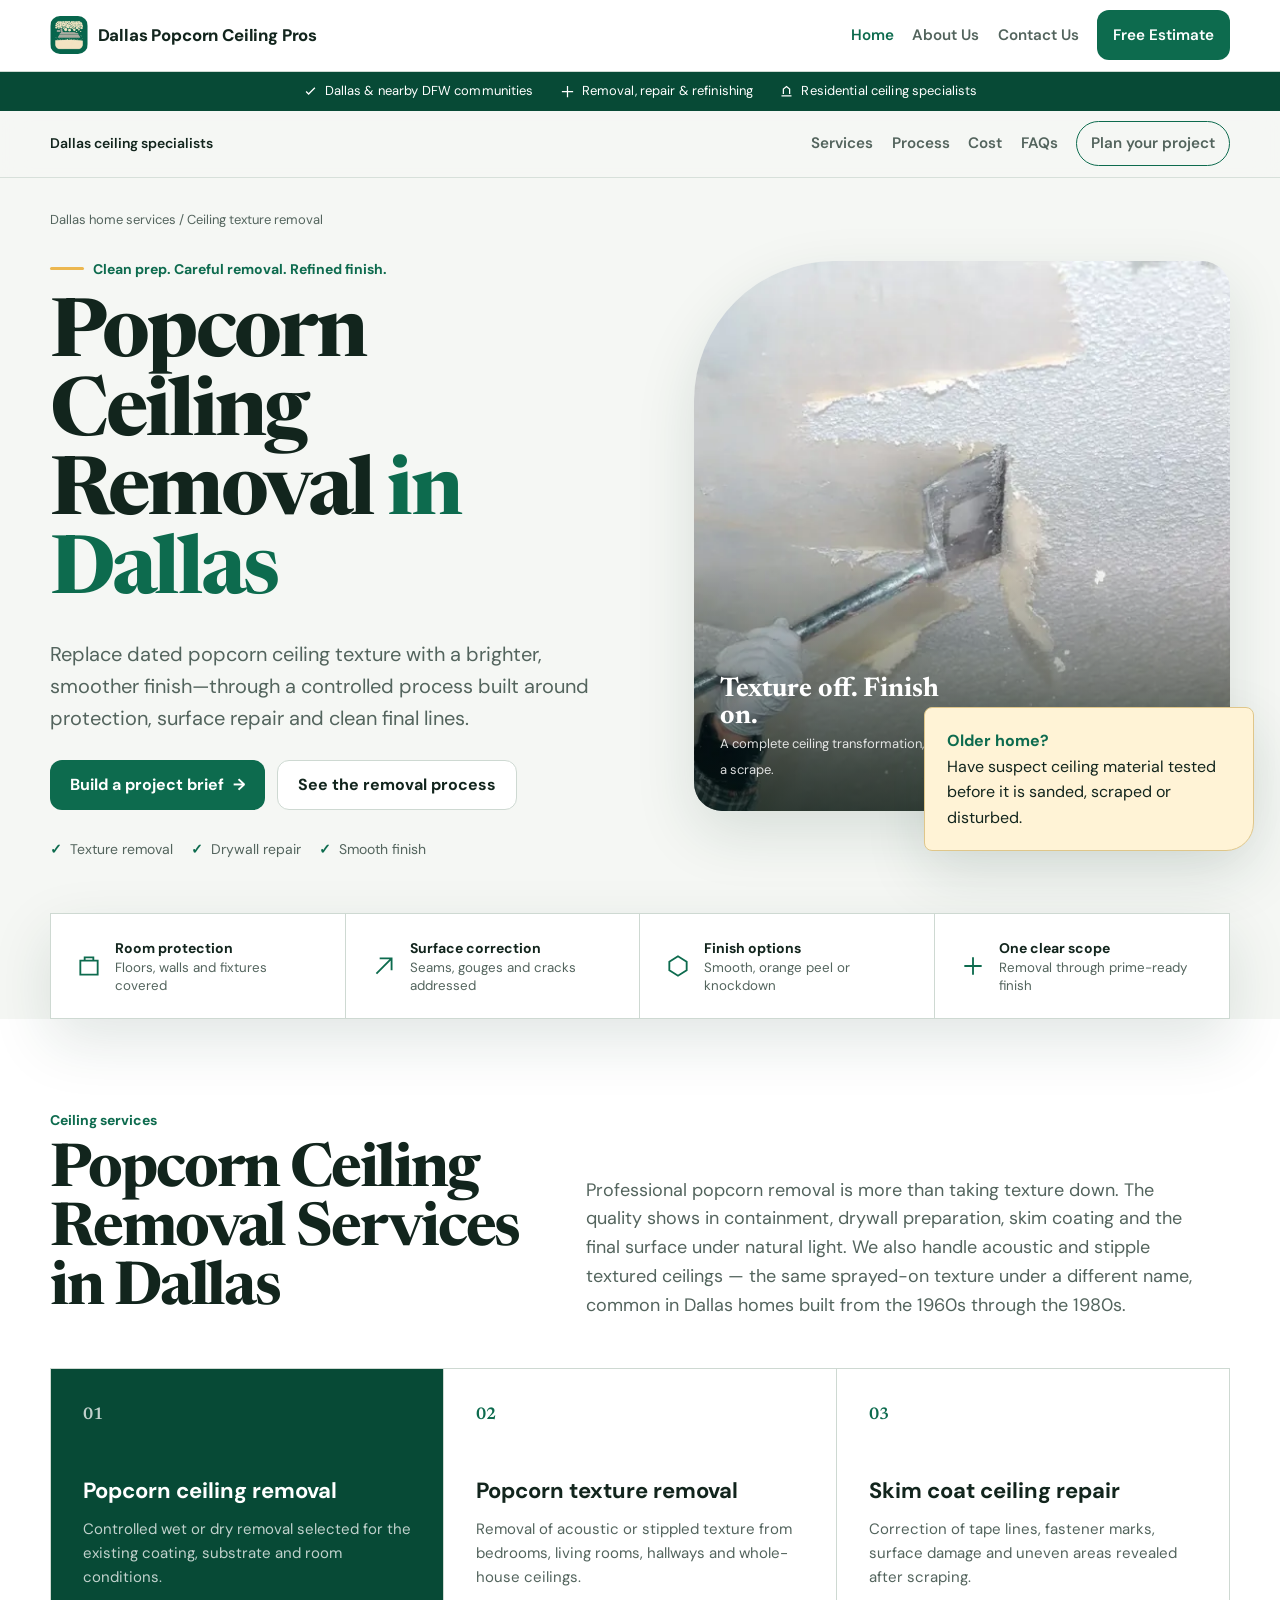
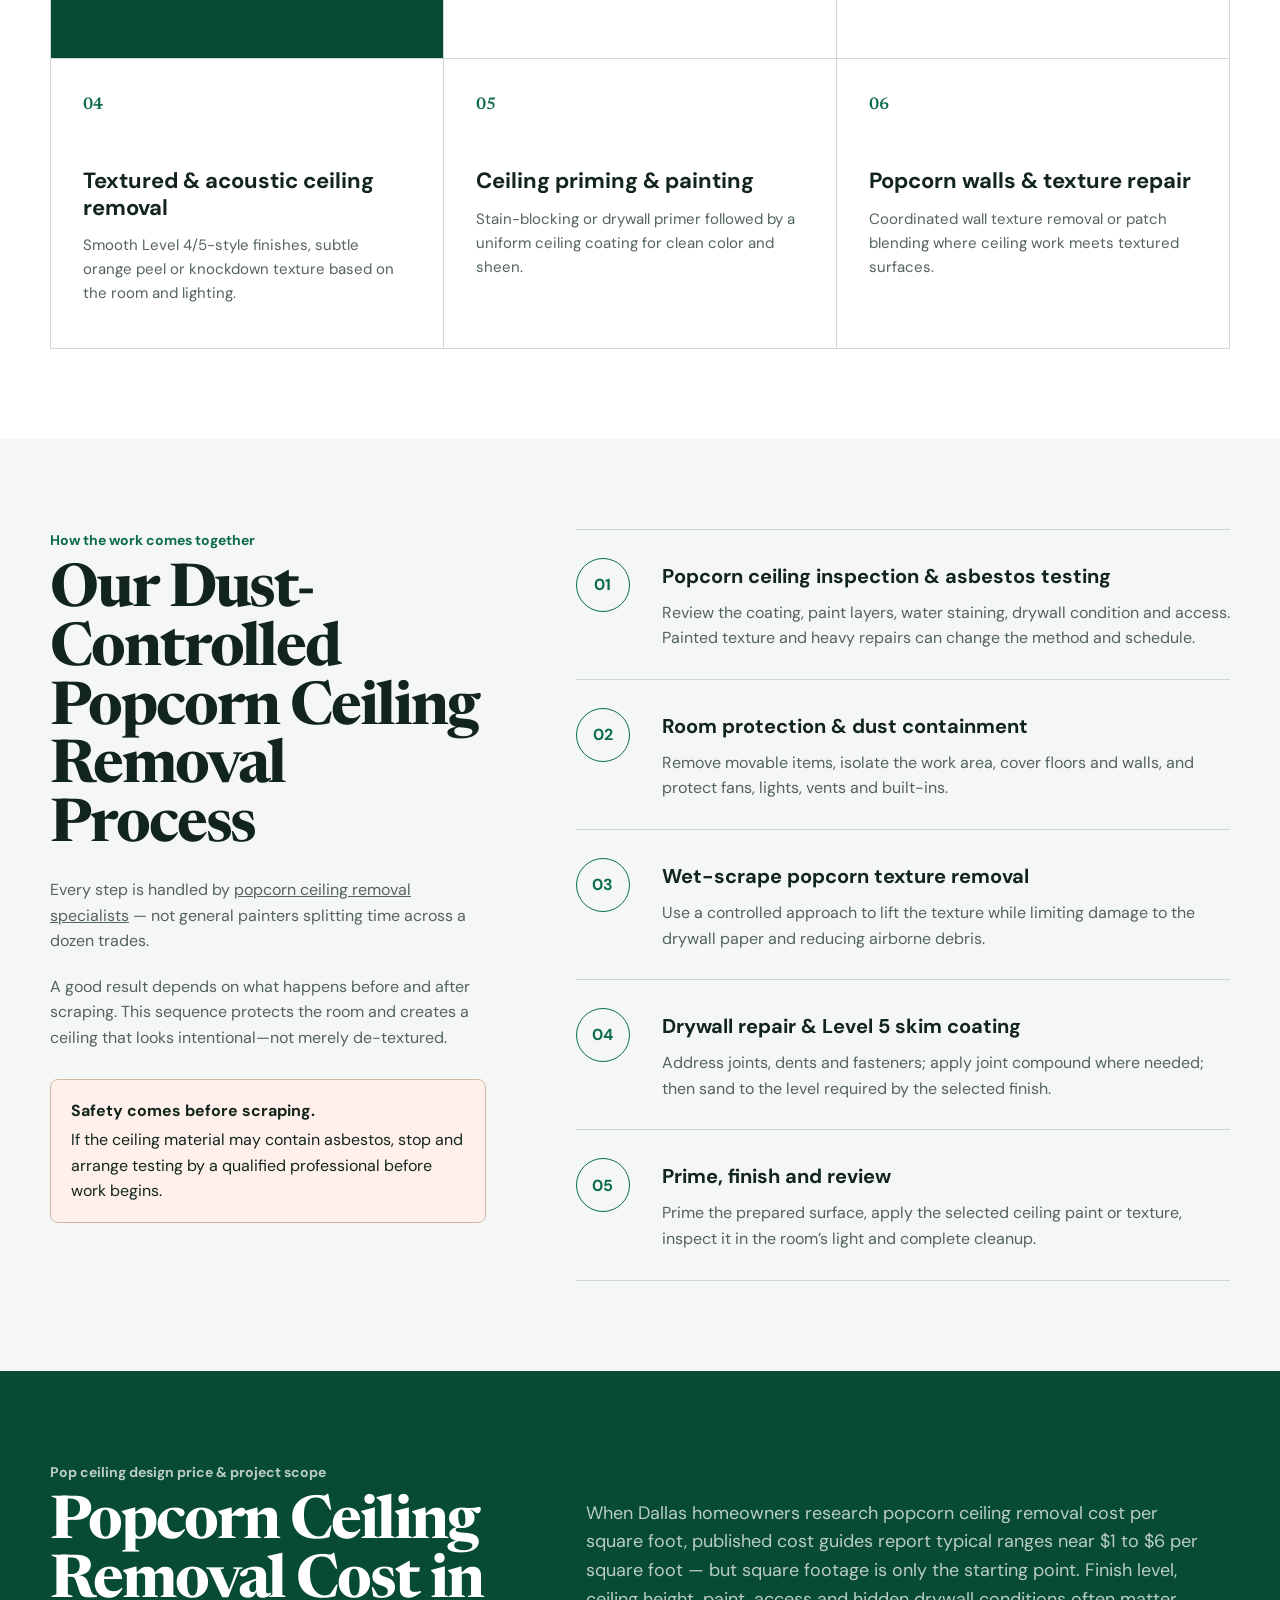
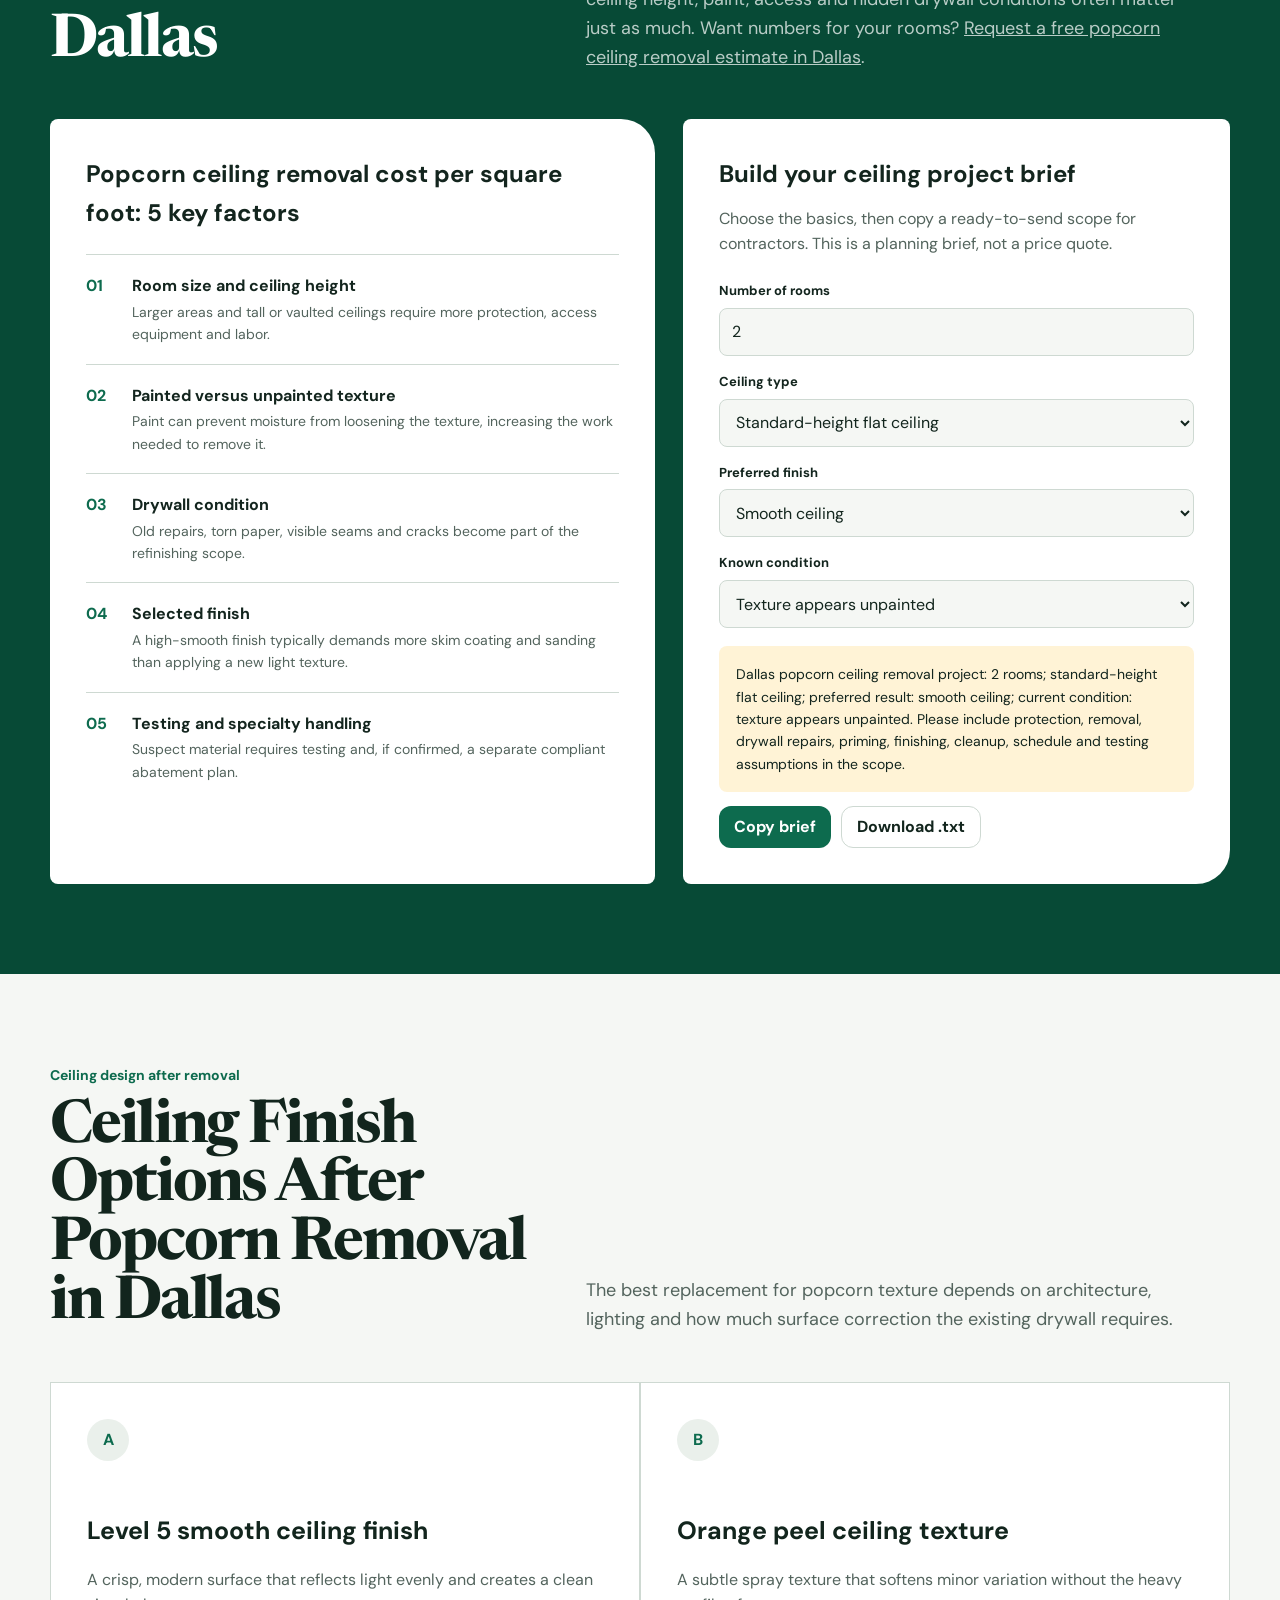
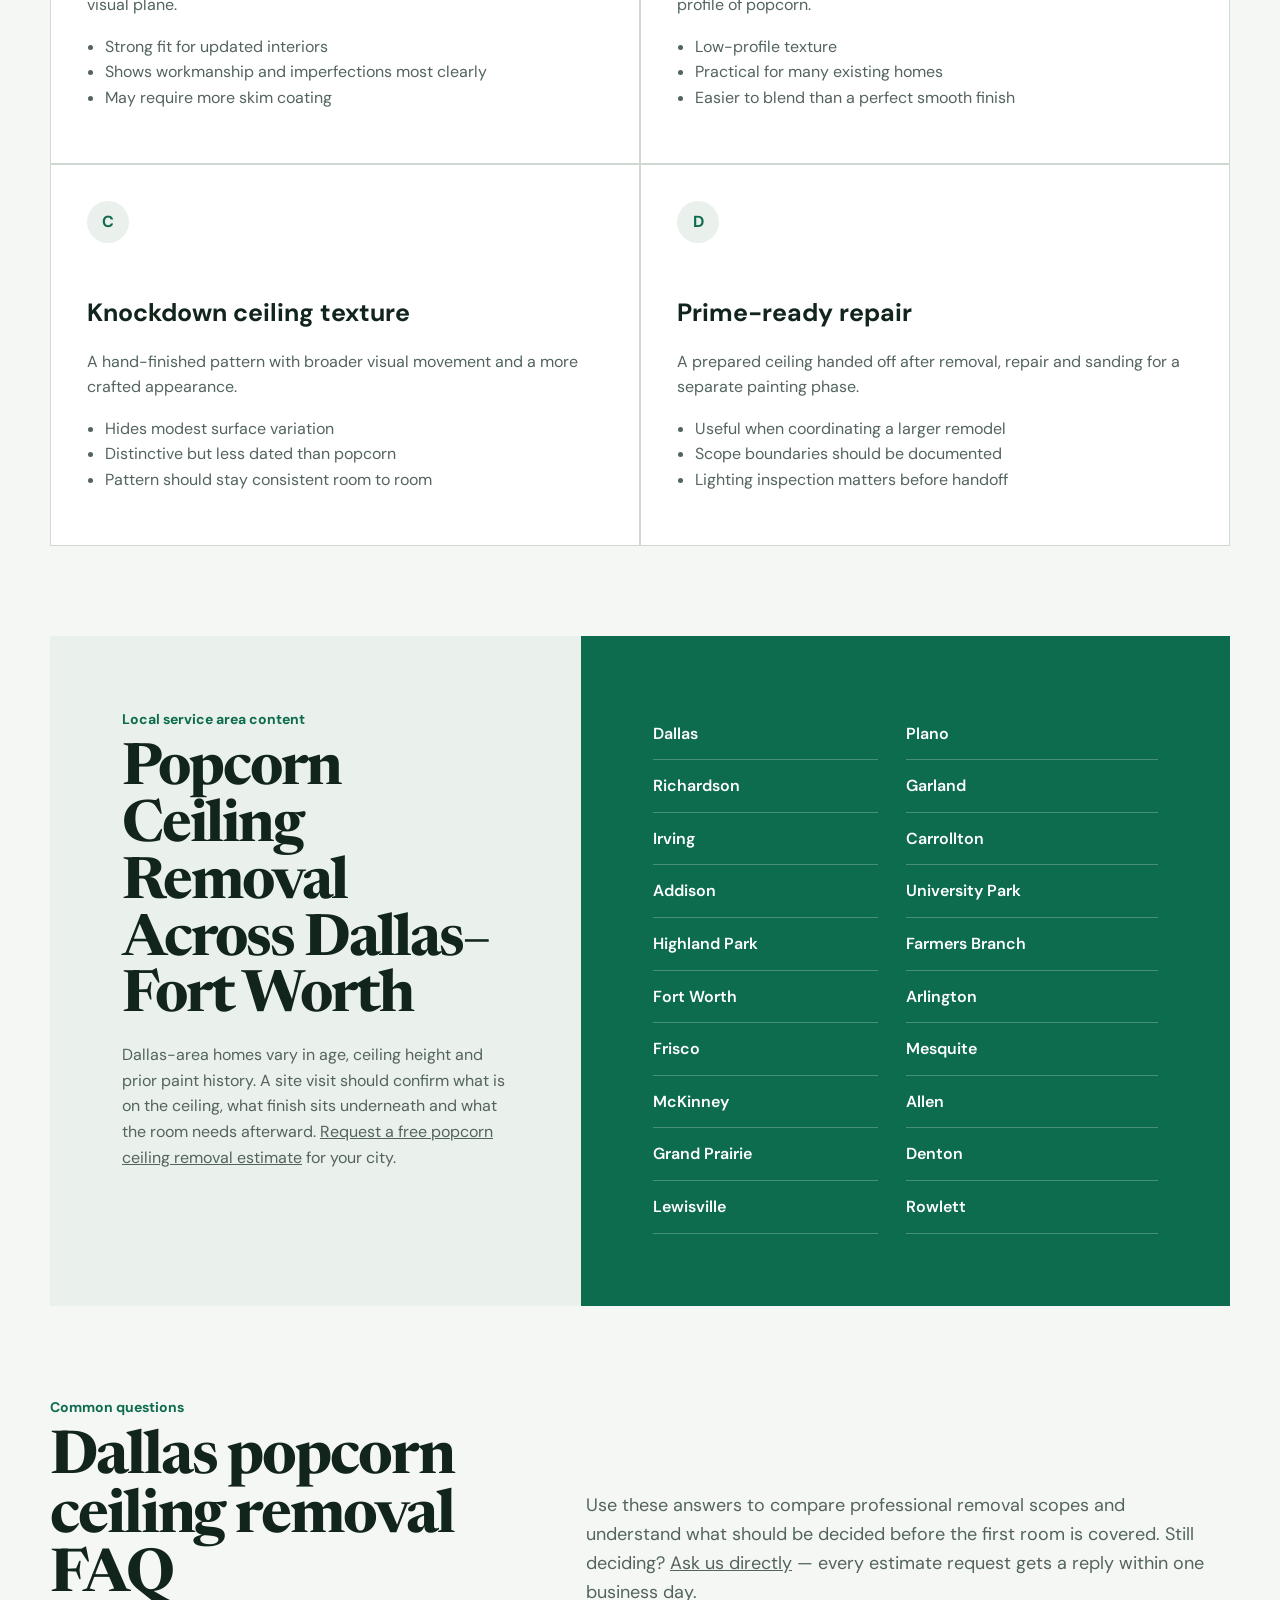
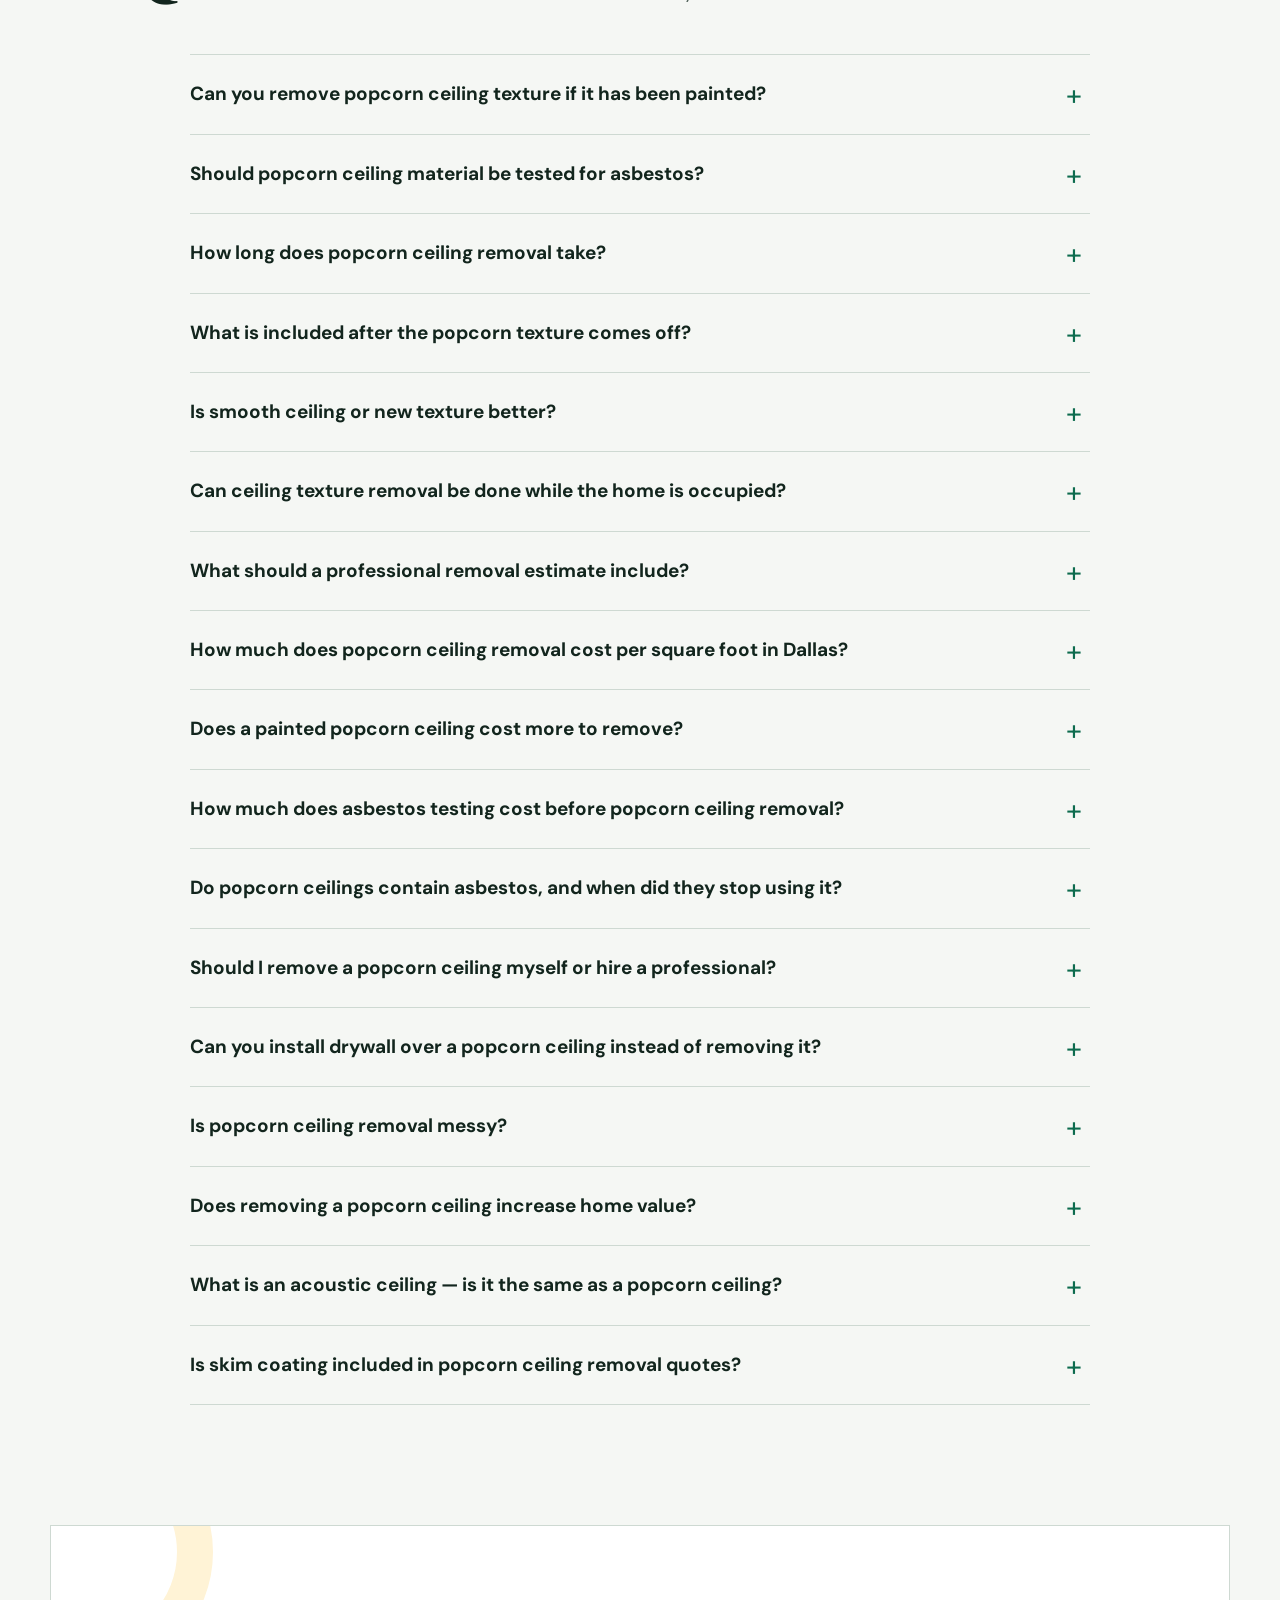
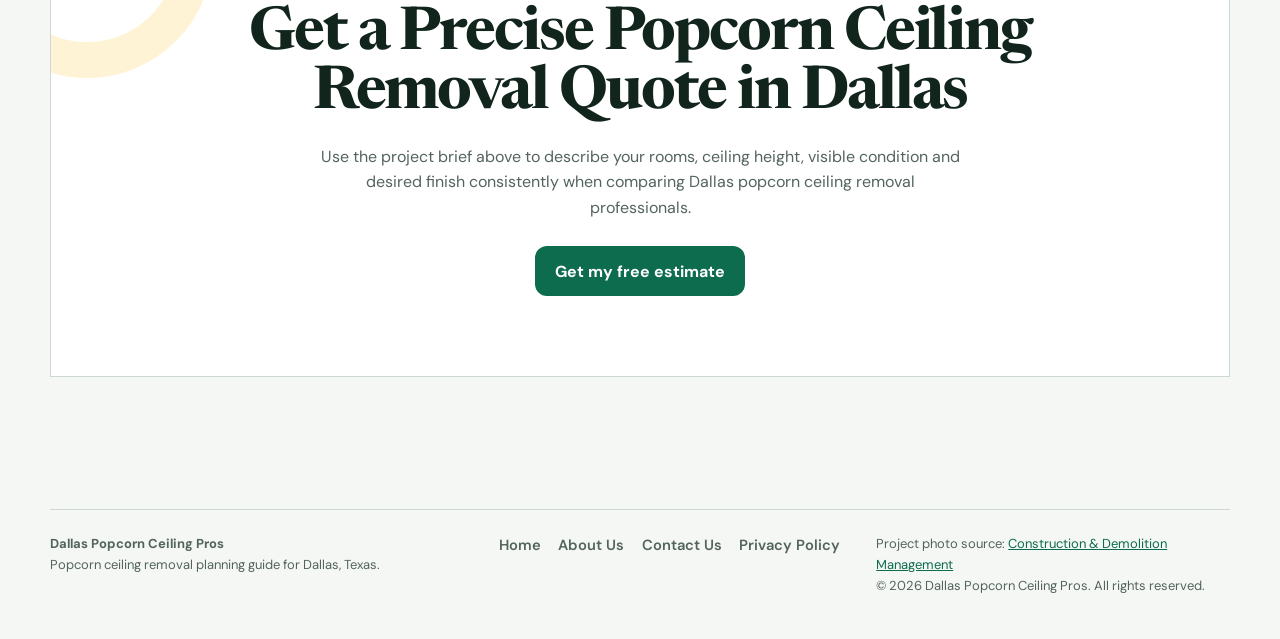
<file: index.html>
<!doctype html>
<html lang="en">
<head>
  <meta charset="utf-8" />
  <link rel="preload" as="image" imagesrcset="hero-800.webp 800w, hero.webp 1536w" imagesizes="(max-width: 900px) 100vw, 50vw" fetchpriority="high">
<meta name="viewport" content="width=device-width, initial-scale=1, viewport-fit=cover" />
  <meta name="color-scheme" content="light dark" />
    <title>Popcorn Ceiling Removal Dallas, TX | Smooth Finishes</title>
  <meta name="description" content="Popcorn ceiling removal in Dallas for smooth, modern ceilings. Explore the process, texture options, cost factors, asbestos testing and DFW service areas." />
  <meta name="robots" content="index,follow" />
  <meta property="og:title" content="Popcorn Ceiling Removal Dallas, TX" />
  <meta property="og:description" content="From old popcorn texture to a clean, smooth ceiling—see the process, cost factors and finish options for Dallas homes." />
  <meta property="og:type" content="website" />
  <meta property="og:url" content="https://muhammadimran13015l.github.io/popcorn-ceiling-removal-dallas/" />
  <link rel="canonical" href="https://muhammadimran13015l.github.io/popcorn-ceiling-removal-dallas/" />
  <meta property="og:image" content="https://muhammadimran13015l.github.io/popcorn-ceiling-removal-dallas/og-image.jpg" />
  <meta property="og:image:width" content="1200" />
  <meta property="og:image:height" content="630" />
  <meta name="twitter:card" content="summary_large_image" />
  <meta name="twitter:image" content="https://muhammadimran13015l.github.io/popcorn-ceiling-removal-dallas/og-image.jpg" />
  <link rel="preconnect" href="https://fonts.googleapis.com" />
  <link rel="preconnect" href="https://fonts.gstatic.com" crossorigin />
  <link rel="preload" as="style" href="https://fonts.googleapis.com/css2?family=DM+Sans:wght@400;500;600;700&family=Newsreader:opsz,wght@6..72,500;6..72,600&display=swap">
<link rel="stylesheet" href="https://fonts.googleapis.com/css2?family=DM+Sans:wght@400;500;600;700&family=Newsreader:opsz,wght@6..72,500;6..72,600&display=swap" media="print" onload="this.media='all'">
<noscript><link rel="stylesheet" href="https://fonts.googleapis.com/css2?family=DM+Sans:wght@400;500;600;700&family=Newsreader:opsz,wght@6..72,500;6..72,600&display=swap"></noscript>
  <style>

    :root {
      color-scheme: light dark;
      --bg: #f5f7f4;
      --surface: #ffffff;
      --surface-2: #eaf0eb;
      --ink: #12251d;
      --muted: #53645d;
      --line: #ced9d2;
      --brand: #0d6b4e;
      --brand-dark: #074a36;
      --accent: #ecb74f;
      --soft-accent: #fff3d6;
      --danger-soft: #fff0eb;
      --shadow: 0 22px 60px rgba(21, 59, 44, .13);
      --radius-lg: 28px;
      --radius-md: 16px;
      --max: 1180px;
    }
    @media (prefers-color-scheme: dark) {
      :root {
        --bg: #0c1511;
        --surface: #13221b;
        --surface-2: #1b2d25;
        --ink: #edf5f0;
        --muted: #b4c5bc;
        --line: #30463b;
        --brand: #66d0aa;
        --brand-dark: #9ce5ca;
        --accent: #f0c66f;
        --soft-accent: #352b15;
        --danger-soft: #311d18;
        --shadow: 0 26px 70px rgba(0,0,0,.3);
      }
    }
    * { box-sizing: border-box; }
    html { scroll-behavior: smooth; }
    body {
      margin: 0;
      background: var(--bg);
      color: var(--ink);
      font-family: "DM Sans", sans-serif;
      line-height: 1.6;
      overflow-x: hidden;
    }
    a { color: inherit; }
    img { display: block; max-width: 100%; }
    button, input, select { font: inherit; }
    button { cursor: pointer; }
    .wrap { width: min(var(--max), calc(100% - 40px)); margin: auto; }
    .skip { position: fixed; top: -80px; left: 16px; z-index: 100; padding: 10px 14px; background: var(--ink); color: var(--bg); border-radius: 8px; }
    .skip:focus { top: 12px; }
    .utility {
      background: var(--brand-dark);
      color: #fff;
      font-size: 13px;
      letter-spacing: .01em;
    }
    @media (prefers-color-scheme: dark) { .utility { background: #08110d; } }
    .utility .wrap { display: flex; justify-content: center; gap: 26px; padding: 9px 0; flex-wrap: wrap; }
    .utility span { display: inline-flex; align-items: center; gap: 7px; }
    .utility svg { width: 15px; height: 15px; }
    .nav {
      position: sticky; top: 0; z-index: 50;
      background: color-mix(in srgb, var(--bg) 90%, transparent);
      backdrop-filter: blur(14px);
      border-bottom: 1px solid color-mix(in srgb, var(--line) 75%, transparent);
    }
    .nav .wrap { min-height: 66px; display: flex; align-items: center; justify-content: space-between; gap: 24px; }
    .nav-links { display: flex; align-items: center; gap: 24px; }
    .nav a { text-decoration: none; font-size: 14px; font-weight: 600; }
    .nav a:hover { color: var(--brand); }
    .nav-cta { border: 1px solid var(--brand); color: var(--brand); padding: 9px 14px; border-radius: 999px; }
    .hero { padding: 32px 0 80px; }
    .crumbs { font-size: 13px; color: var(--muted); margin-bottom: 22px; }
    .crumbs a { text-decoration: none; }
    .hero-grid { display: grid; grid-template-columns: 1.04fr .96fr; gap: clamp(30px, 5vw, 74px); align-items: center; }
    .eyebrow { display: inline-flex; align-items: center; gap: 9px; color: var(--brand); font-weight: 700; font-size: 14px; margin-bottom: 18px; }
    .eyebrow::before { content: ""; width: 34px; height: 3px; background: var(--accent); border-radius: 3px; }
    h1, h2 { font-family: "Newsreader", serif; line-height: .98; letter-spacing: -.035em; margin: 0; }
    h1 { font-size: clamp(47px, 6.3vw, 82px); max-width: 720px; }
    h1 em { color: var(--brand); font-style: normal; }
    .hero-copy > p { color: var(--muted); font-size: clamp(17px, 2vw, 20px); max-width: 620px; margin: 24px 0 26px; }
    .hero-actions { display: flex; gap: 12px; flex-wrap: wrap; }
    .btn { display: inline-flex; align-items: center; justify-content: center; gap: 9px; min-height: 50px; padding: 0 20px; border: 0; border-radius: 12px; text-decoration: none; font-weight: 700; transition: transform .2s, background .2s; }
    .btn:hover { transform: translateY(-2px); }
    .btn-primary { background: var(--brand); color: #fff; }
    @media (prefers-color-scheme: dark) { .btn-primary { color: #072018; } }
    .btn-secondary { background: var(--surface); border: 1px solid var(--line); color: var(--ink); }
    .hero-points { display: flex; gap: 18px; flex-wrap: wrap; margin-top: 28px; color: var(--muted); font-size: 14px; }
    .hero-points span { display: inline-flex; align-items: center; gap: 8px; }
    .tick { color: var(--brand); font-weight: 900; }
    .hero-visual { position: relative; min-height: 590px; }
    .hero-image { position: absolute; inset: 0 0 40px 0; border-radius: 140px 28px 28px 28px; overflow: hidden; box-shadow: var(--shadow); }
    .hero-image img { width: 100%; height: 100%; object-fit: cover; object-position: 54% center; }
    .hero-image::after { content: ""; position: absolute; inset: 0; background: linear-gradient(180deg, transparent 55%, rgba(5,23,17,.72)); }
    .image-label { position: absolute; left: 26px; bottom: 70px; color: #fff; z-index: 2; max-width: 260px; }
    .image-label strong { display: block; font-family: "Newsreader", serif; font-size: 27px; line-height: 1; }
    .image-label span { font-size: 13px; opacity: .85; }
    .hero-note { position: absolute; z-index: 3; right: -24px; bottom: 0; width: min(330px, 78%); padding: 20px 22px; background: var(--soft-accent); color: var(--ink); border: 1px solid color-mix(in srgb, var(--accent) 55%, var(--line)); border-radius: 8px 8px 28px 8px; box-shadow: var(--shadow); }
    .hero-note strong { display: block; color: var(--brand); }
    .trust-band { margin-top: -28px; position: relative; z-index: 3; }
    .trust-grid { background: var(--surface); border: 1px solid var(--line); display: grid; grid-template-columns: repeat(4, 1fr); box-shadow: var(--shadow); }
    .trust-item { padding: 23px 25px; display: flex; gap: 13px; align-items: center; border-right: 1px solid var(--line); }
    .trust-item:last-child { border-right: 0; }
    .trust-item svg { flex: 0 0 26px; color: var(--brand); }
    .trust-item strong { display: block; font-size: 14px; }
    .trust-item small { display: block; color: var(--muted); line-height: 1.35; }
    section { padding: 90px 0; }
    .section-head { display: grid; grid-template-columns: .85fr 1.15fr; gap: 60px; align-items: end; margin-bottom: 48px; }
    h2 { font-size: clamp(38px, 5vw, 60px); }
    .section-head p { color: var(--muted); font-size: 18px; margin: 0; max-width: 620px; }
    .kicker { color: var(--brand); font-weight: 700; font-size: 14px; margin-bottom: 12px; }
    .services { background: var(--surface); }
    .service-grid { display: grid; grid-template-columns: repeat(3, 1fr); border-top: 1px solid var(--line); border-left: 1px solid var(--line); }
    .service { min-height: 290px; padding: 32px; border-right: 1px solid var(--line); border-bottom: 1px solid var(--line); background: var(--surface); }
    .service-index { color: var(--brand); font: 600 17px "Newsreader", serif; }
    .service h3 { font-size: 22px; line-height: 1.2; margin: 52px 0 12px; }
    .service p { color: var(--muted); margin: 0; font-size: 15px; }
    .service.featured { background: var(--brand-dark); color: #fff; }
    .service.featured p, .service.featured .service-index { color: rgba(255,255,255,.75); }
    .process-layout { display: grid; grid-template-columns: .8fr 1.2fr; gap: clamp(42px, 7vw, 90px); align-items: start; }
    .process-intro { position: sticky; top: 105px; }
    .process-intro p { color: var(--muted); margin: 20px 0 0; }
    .steps { counter-reset: step; }
    .step { counter-increment: step; display: grid; grid-template-columns: 68px 1fr; gap: 18px; padding: 28px 0; border-top: 1px solid var(--line); }
    .step:last-child { border-bottom: 1px solid var(--line); }
    .step::before { content: "0" counter(step); width: 52px; height: 52px; display: grid; place-items: center; border: 1px solid var(--brand); border-radius: 50%; color: var(--brand); font-weight: 700; }
    .step h3 { margin: 2px 0 8px; font-size: 20px; }
    .step p { margin: 0; color: var(--muted); }
    .warning { margin-top: 28px; padding: 18px 20px; background: var(--danger-soft); border: 1px solid color-mix(in srgb, #d96c44 32%, var(--line)); border-radius: 8px; }
    .warning strong { display: block; margin-bottom: 4px; }
    .cost { background: var(--brand-dark); color: #fff; }
    .cost .section-head p, .cost .kicker { color: rgba(255,255,255,.72); }
    .cost h2 { color: #fff; }
    .cost-grid { display: grid; grid-template-columns: 1.05fr .95fr; gap: 28px; align-items: stretch; }
    .cost-card, .planner { background: #fff; color: #13251e; }
    @media (prefers-color-scheme: dark) { .cost-card, .planner { background: #172920; color: #edf5f0; } }
    .cost-card { padding: 36px; border-radius: 8px 34px 8px 8px; }
    .cost-card h3, .planner h3 { margin: 0 0 12px; font-size: 24px; }
    .factor { display: grid; grid-template-columns: 34px 1fr; gap: 12px; padding: 18px 0; border-top: 1px solid var(--line); }
    .factor:first-of-type { margin-top: 22px; }
    .factor b { color: var(--brand); }
    .factor p { margin: 2px 0 0; color: var(--muted); font-size: 14px; }
    .planner { padding: 36px; border-radius: 8px 8px 34px 8px; }
    .planner > p { color: var(--muted); margin: 0 0 24px; }
    .field { margin-bottom: 16px; }
    .field label { display: block; font-size: 13px; font-weight: 700; margin-bottom: 6px; }
    .field input, .field select { width: 100%; min-height: 48px; border: 1px solid var(--line); border-radius: 8px; padding: 10px 12px; background: var(--bg); color: var(--ink); }
    .result { margin-top: 18px; padding: 17px; background: var(--soft-accent); border-radius: 8px; min-height: 76px; font-size: 14px; }
    .planner-actions { display: flex; gap: 10px; margin-top: 14px; flex-wrap: wrap; }
    .planner-actions .btn { min-height: 42px; padding: 0 15px; }
    .compare-grid { display: grid; grid-template-columns: 1fr 1fr; gap: 2px; background: var(--line); border: 1px solid var(--line); }
    .finish { background: var(--surface); padding: 36px; min-height: 330px; }
    .finish-number { width: 42px; height: 42px; display: grid; place-items: center; background: var(--surface-2); color: var(--brand); border-radius: 50%; font-weight: 700; }
    .finish h3 { margin: 50px 0 10px; font-size: 25px; }
    .finish p { color: var(--muted); }
    .finish ul { padding-left: 18px; color: var(--muted); }
    .area-band { padding: 0; }
    .area-panel { display: grid; grid-template-columns: .9fr 1.1fr; background: var(--surface-2); }
    .area-copy { padding: clamp(34px, 6vw, 72px); }
    .area-copy h2 { font-size: clamp(38px, 5vw, 58px); }
    .area-copy p { color: var(--muted); }
    .area-list { padding: clamp(34px, 6vw, 72px); background: var(--brand); color: #fff; display: grid; grid-template-columns: 1fr 1fr; gap: 0; }
    .area-list span { padding: 13px 0; border-bottom: 1px solid rgba(255,255,255,.24); font-weight: 600; }
    .area-list span:nth-child(odd) { margin-right: 28px; }
    .faq-list { max-width: 900px; margin: auto; border-top: 1px solid var(--line); }
    details { border-bottom: 1px solid var(--line); }
    summary { list-style: none; cursor: pointer; padding: 24px 54px 24px 0; position: relative; font-size: 19px; font-weight: 700; }
    summary::-webkit-details-marker { display: none; }
    summary::after { content: "+"; position: absolute; right: 8px; top: 17px; font-size: 29px; color: var(--brand); font-weight: 400; }
    details[open] summary::after { content: "−"; }
    details p { color: var(--muted); margin: -7px 60px 24px 0; }
    .cta { padding-top: 30px; }
    .cta-panel { background: var(--surface); border: 1px solid var(--line); padding: clamp(34px, 7vw, 80px); text-align: center; position: relative; overflow: hidden; }
    .cta-panel::before { content: ""; position: absolute; width: 180px; height: 180px; border: 36px solid var(--soft-accent); border-radius: 50%; left: -90px; top: -100px; }
    .cta-panel h2 { max-width: 800px; margin: auto; }
    .cta-panel p { color: var(--muted); max-width: 650px; margin: 20px auto 26px; }
    footer { padding: 42px 0; color: var(--muted); font-size: 13px; }
    .footer-grid { display: flex; justify-content: space-between; gap: 24px; border-top: 1px solid var(--line); padding-top: 24px; flex-wrap: wrap; }
    footer a { color: var(--brand); }
    .toast { position: fixed; z-index: 100; left: 50%; bottom: 20px; transform: translate(-50%, 120px); opacity: 0; background: var(--ink); color: var(--bg); padding: 12px 18px; border-radius: 999px; transition: .25s; font-weight: 700; font-size: 14px; }
    .toast.show { transform: translate(-50%, 0); opacity: 1; }
    @media (max-width: 900px) {
      .nav-links a:not(.nav-cta) { display: none; }
      .hero-grid, .section-head, .process-layout, .cost-grid, .area-panel { grid-template-columns: 1fr; }
      .hero-visual { min-height: 520px; margin-top: 15px; }
      .hero-note { right: -8px; }
      .trust-grid { grid-template-columns: 1fr 1fr; }
      .trust-item:nth-child(2) { border-right: 0; }
      .trust-item:nth-child(-n+2) { border-bottom: 1px solid var(--line); }
      .service-grid { grid-template-columns: 1fr 1fr; }
      .process-intro { position: static; }
      .section-head { gap: 18px; }
      .area-list { min-height: 390px; }
    }
    @media (max-width: 620px) {
      .wrap { width: min(100% - 28px, var(--max)); }
      .utility .wrap { gap: 12px; justify-content: space-between; }
      .utility span:last-child { display: none; }
      .nav .wrap { min-height: 58px; }
      .nav-links { margin-left: auto; }
      .nav-cta { padding: 7px 11px; }
      .hero { padding-top: 20px; padding-bottom: 62px; }
      h1 { font-size: 49px; }
      .hero-visual { min-height: 450px; }
      .hero-image { border-radius: 86px 18px 18px 18px; right: 0; bottom: 55px; }
      .image-label { bottom: 88px; left: 18px; }
      .hero-note { bottom: 4px; padding: 15px 16px; }
      .hero-points { gap: 8px 14px; }
      .trust-band { margin-top: -18px; }
      .trust-grid { grid-template-columns: 1fr; }
      .trust-item { border-right: 0; border-bottom: 1px solid var(--line); }
      .trust-item:last-child { border-bottom: 0; }
      section { padding: 66px 0; }
      .service-grid, .compare-grid { grid-template-columns: 1fr; }
      .service { min-height: 235px; padding: 26px; }
      .service h3 { margin-top: 30px; }
      .step { grid-template-columns: 52px 1fr; gap: 13px; }
      .step::before { width: 43px; height: 43px; }
      .cost-card, .planner { padding: 25px; }
      .area-list { grid-template-columns: 1fr; min-height: 0; }
      .area-list span:nth-child(odd) { margin-right: 0; }
      .finish { min-height: auto; padding: 26px; }
      .finish h3 { margin-top: 28px; }
      .cta-panel { text-align: left; }
    }
    @media (prefers-reduced-motion: reduce) {
      html { scroll-behavior: auto; }
      *, *::before, *::after { transition: none !important; }
    }
  
/* ---- site nav + inner pages ---- */
.site-nav{position:sticky;top:0;z-index:60;background:rgba(255,255,255,.97);backdrop-filter:blur(8px);border-bottom:1px solid var(--line)}
.nav-inner{display:flex;align-items:center;justify-content:space-between;gap:1rem;padding:.65rem 0}
.brand{font-weight:800;text-decoration:none;color:var(--ink);font-size:1.05rem;letter-spacing:-.01em}
.brand:hover{color:var(--brand)}
.nav-links{display:flex;gap:1.15rem;align-items:center}
.nav-links a{text-decoration:none;color:var(--muted);font-weight:600;font-size:.95rem}
.nav-links a:hover{color:var(--brand)}
.nav-links a[aria-current="page"]{color:var(--brand)}
.btn-sm{padding:.5rem 1rem;font-size:.88rem}
.page-hero{padding:3.2rem 0 1.6rem}
.page-hero h1{font-size:clamp(1.9rem,4.5vw,2.6rem);margin:.5rem 0 .9rem;letter-spacing:-.02em}
.page-hero p.lede{font-size:1.12rem;color:var(--muted);max-width:62ch}
.page-content{padding-bottom:3.2rem}
.page-content h2{margin-top:2.4rem}
.page-content ul.tick-list{list-style:none;padding:0;margin:1rem 0;display:grid;gap:.6rem}
.page-content ul.tick-list li{padding-left:1.7rem;position:relative}
.page-content ul.tick-list li::before{content:"\2713";position:absolute;left:0;color:var(--brand);font-weight:800}
.contact-grid{display:grid;grid-template-columns:1fr 1.15fr;gap:2rem;align-items:start;margin-top:1.6rem}
.nap-card{background:var(--surface);border:1px solid var(--line);border-radius:var(--radius-md);padding:1.5rem;box-shadow:var(--shadow)}
.nap-card h2{margin-top:0}
.nap-row{margin:.7rem 0}
.nap-row strong{display:block;font-size:.85rem;color:var(--muted);text-transform:uppercase;letter-spacing:.04em}
.nap-card a{color:var(--brand);font-weight:700}
.form-card{background:var(--surface);border:1px solid var(--line);border-radius:var(--radius-md);padding:1.5rem;box-shadow:var(--shadow)}
.form-card h2{margin-top:0}
.form-field{margin-bottom:1rem}
.form-field label{display:block;font-weight:600;margin-bottom:.35rem;font-size:.92rem}
.form-field input,.form-field select,.form-field textarea{width:100%;padding:.65rem .8rem;border:1px solid var(--line);border-radius:.6rem;font:inherit;background:var(--bg);color:var(--ink);box-sizing:border-box}
.form-note{font-size:.88rem;color:var(--muted);margin-top:.9rem}
.footer-grid{display:grid;grid-template-columns:1.2fr 1fr 1fr;gap:1.5rem;align-items:start}
.footer-links{display:flex;gap:.4rem 1.1rem;flex-wrap:wrap}
.footer-links a{color:var(--muted);text-decoration:none;font-weight:600;font-size:.92rem}
.footer-links a:hover{color:var(--brand)}
@media(max-width:820px){.contact-grid{grid-template-columns:1fr}.footer-grid{grid-template-columns:1fr}.nav-links{gap:.7rem}.nav-links a:not(.btn){font-size:.85rem}}
/* fix: keep nav CTA button text white (nav link color + dark-mode rules were overriding it) */
.nav-links a.btn-primary{color:#fff}

/* brand logo in nav */
.brand{display:inline-flex;align-items:center;gap:.6rem}
.brand-logo{width:38px;height:38px;border-radius:10px;flex:none}

</style>
<link rel="icon" type="image/x-icon" href="favicon.ico">
<link rel="apple-touch-icon" href="apple-touch-icon.png">
  <script type="application/ld+json">
  {
    "@context": "https://schema.org",
    "@type": "Service",
    "name": "Popcorn Ceiling Removal in Dallas",
    "serviceType": "Popcorn ceiling and ceiling texture removal",
    "areaServed": ["Dallas", "Plano", "Richardson", "Garland", "Irving", "Carrollton", "Addison", "University Park", "Highland Park"],
    "description": "Ceiling texture removal, surface repair, skim coating, priming and smooth ceiling finishing for Dallas-area homes."
  }
  </script>
<script type="application/ld+json">
{
  "@context": "https://schema.org",
  "@type": "FAQPage",
  "mainEntity": [
    {
      "@type": "Question",
      "name": "Can you remove popcorn ceiling texture if it has been painted?",
      "acceptedAnswer": {
        "@type": "Answer",
        "text": "Usually, but paint can make the texture harder to soften and scrape. The contractor may need a different removal method and more surface repair. A small test area helps define the right approach."
      }
    },
    {
      "@type": "Question",
      "name": "Should popcorn ceiling material be tested for asbestos?",
      "acceptedAnswer": {
        "@type": "Answer",
        "text": "If age or material history makes asbestos possible, have it tested before scraping, sanding or drilling. Do not rely on appearance alone. Confirm testing and any required abatement separately from ordinary texture removal."
      }
    },
    {
      "@type": "Question",
      "name": "How long does popcorn ceiling removal take?",
      "acceptedAnswer": {
        "@type": "Answer",
        "text": "Timing depends on the number of rooms, ceiling height, whether the texture is painted, drying time between compound coats and the finish selected. Whole-home projects should be phased room by room in a written schedule."
      }
    },
    {
      "@type": "Question",
      "name": "What is included after the popcorn texture comes off?",
      "acceptedAnswer": {
        "@type": "Answer",
        "text": "Ask whether the scope includes drywall repair, skim coating, sanding, primer, paint, fixture handling, debris removal and final cleanup. \u201cRemoval only\u201d and a complete finished ceiling are very different scopes."
      }
    },
    {
      "@type": "Question",
      "name": "Is smooth ceiling or new texture better?",
      "acceptedAnswer": {
        "@type": "Answer",
        "text": "Smooth ceilings look crisp and modern but reveal surface imperfections. A light texture can disguise small variations and may require less correction. The right choice depends on the existing drywall and the room\u2019s lighting."
      }
    },
    {
      "@type": "Question",
      "name": "Can ceiling texture removal be done while the home is occupied?",
      "acceptedAnswer": {
        "@type": "Answer",
        "text": "Often yes, if rooms can be isolated and the project is phased. Discuss access, dust control, furniture movement, HVAC protection, drying time and daily cleanup before work begins."
      }
    },
    {
      "@type": "Question",
      "name": "What should a professional removal estimate include?",
      "acceptedAnswer": {
        "@type": "Answer",
        "text": "It should define rooms or square footage, ceiling height, prep and containment, removal method, repair level, finish, primer and paint, testing assumptions, exclusions, cleanup and schedule."
      }
    },
    {
      "@type": "Question",
      "name": "How much does popcorn ceiling removal cost per square foot in Dallas?",
      "acceptedAnswer": {
        "@type": "Answer",
        "text": "Published national cost guides report roughly $1 to $6 per square foot for professional popcorn ceiling removal \u2014 about $3,000 to $9,000 for a 1,500 sq ft home depending on scope. Painted texture, high or vaulted ceilings, asbestos testing, and the finish level (a Level 5 smooth finish costs more than a light knockdown texture) all move the number. Ask for the quote broken down per room or per square foot, not a single lump sum."
      }
    },
    {
      "@type": "Question",
      "name": "Does a painted popcorn ceiling cost more to remove?",
      "acceptedAnswer": {
        "@type": "Answer",
        "text": "Usually yes. Paint seals the texture so water can't soften it, which means slower scraping, more drywall damage, and extra skim coating afterward. Mention any paint history when you request an estimate \u2014 a contractor may want to test a small area first to price it accurately."
      }
    },
    {
      "@type": "Question",
      "name": "How much does asbestos testing cost before popcorn ceiling removal?",
      "acceptedAnswer": {
        "@type": "Answer",
        "text": "Independent labs typically charge about $50 to $150 per sample, and most contractors recommend testing two or three samples from different rooms. Never scrape, sand, or drill a pre-1980s popcorn ceiling before the results come back."
      }
    },
    {
      "@type": "Question",
      "name": "Do popcorn ceilings contain asbestos, and when did they stop using it?",
      "acceptedAnswer": {
        "@type": "Answer",
        "text": "Some do. Asbestos was common in sprayed acoustic ceiling texture until the late 1970s, when the 1978 federal ban took effect \u2014 though existing stock kept being installed into the early 1980s. If your Dallas home was built before the mid-1980s, get the texture tested before disturbing it. Appearance alone can't confirm or rule asbestos out."
      }
    },
    {
      "@type": "Question",
      "name": "Should I remove a popcorn ceiling myself or hire a professional?",
      "acceptedAnswer": {
        "@type": "Answer",
        "text": "DIY popcorn ceiling removal is possible \u2014 wet-scraping with a garden sprayer and a wide drywall knife is the standard method \u2014 but homeowners consistently report the scraping is the easy part and the skim coating, sanding, and finishing afterward is where DIY results suffer. Professionals also bring dust containment, asbestos testing protocols, and a spray-grade finish most DIY jobs can't match."
      }
    },
    {
      "@type": "Question",
      "name": "Can you install drywall over a popcorn ceiling instead of removing it?",
      "acceptedAnswer": {
        "@type": "Answer",
        "text": "Yes \u2014 overlaying 1/4-inch or 3/8-inch drywall is a legitimate alternative to popcorn ceiling removal, especially when asbestos may be present, since encapsulation avoids disturbing the texture. It lowers ceiling height slightly and means extending electrical boxes and trim, so compare both options in writing before deciding."
      }
    },
    {
      "@type": "Question",
      "name": "Is popcorn ceiling removal messy?",
      "acceptedAnswer": {
        "@type": "Answer",
        "text": "It can be without proper containment. A professional crew seals the room in plastic sheeting, protects floors and HVAC vents, and uses dust-conscious scraping and sanding with HEPA-filtered cleanup. Ask any Dallas contractor how they control dust before you hire \u2014 it's one of the clearest quality signals."
      }
    },
    {
      "@type": "Question",
      "name": "Does removing a popcorn ceiling increase home value?",
      "acceptedAnswer": {
        "@type": "Answer",
        "text": "It usually helps marketability more than appraised value. Dated popcorn texture is one of the first things buyers \u2014 and listing photos \u2014 flag in Dallas homes, and a smooth modern ceiling removes a common objection. It's best timed alongside a broader interior refresh."
      }
    },
    {
      "@type": "Question",
      "name": "What is an acoustic ceiling \u2014 is it the same as a popcorn ceiling?",
      "acceptedAnswer": {
        "@type": "Answer",
        "text": "Largely yes. Acoustic, stipple, and popcorn all describe the same family of sprayed-on textured ceilings popular from the 1960s through the 1980s. Removal, asbestos testing, and finishing work the same regardless of which name appears on your home's paperwork."
      }
    },
    {
      "@type": "Question",
      "name": "Is skim coating included in popcorn ceiling removal quotes?",
      "acceptedAnswer": {
        "@type": "Answer",
        "text": "Not always \u2014 and that's where quotes diverge. Some bids cover scrape-only and leave you with raw, damaged drywall; a complete job includes drywall repair, skim coating to a Level 4 or Level 5 smooth finish, sanding, primer, and paint. Ask for the finish level in writing before you compare prices."
      }
    }
  ]
}
</script>
</head>
<body>
  <a class="skip" href="#main">Skip to content</a>
<nav class="site-nav" aria-label="Main navigation"><div class="wrap nav-inner"><a class="brand" href="index.html"><img src="logo.webp" alt="Dallas Popcorn Ceiling Pros logo" class="brand-logo" width="38" height="38">Dallas Popcorn Ceiling Pros</a><div class="nav-links"><a href="index.html" aria-current="page">Home</a><a href="about.html">About Us</a><a href="contact.html">Contact Us</a><a class="btn btn-primary btn-sm" href="contact.html">Free Estimate</a></div></div></nav>

  <div class="utility" aria-label="Service highlights">
    <div class="wrap">
      <span><svg viewBox="0 0 24 24" fill="none" aria-hidden="true"><path d="m5 12 4 4L19 6" stroke="currentColor" stroke-width="2"/></svg> Dallas & nearby DFW communities</span>
      <span><svg viewBox="0 0 24 24" fill="none" aria-hidden="true"><path d="M12 3v18M3 12h18" stroke="currentColor" stroke-width="2"/></svg> Removal, repair & refinishing</span>
      <span><svg viewBox="0 0 24 24" fill="none" aria-hidden="true"><path d="M4 19h16M7 16V8l5-4 5 4v8" stroke="currentColor" stroke-width="2"/></svg> Residential ceiling specialists</span>
    </div>
  </div>
  <nav class="nav" aria-label="Primary navigation">
    <div class="wrap">
      <a href="#main" aria-label="Back to introduction">Dallas ceiling specialists</a>
      <div class="nav-links">
        <a href="#services">Services</a>
        <a href="#process">Process</a>
        <a href="#cost">Cost</a>
        <a href="#faq">FAQs</a>
        <a class="nav-cta" href="#planner">Plan your project</a>
      </div>
    </div>
  </nav>

  <main id="main">
    <header class="hero">
      <div class="wrap">
        <div class="crumbs"><a href="#main">Dallas home services</a> / Ceiling texture removal</div>
        <div class="hero-grid">
          <div class="hero-copy">
            <div class="eyebrow">Clean prep. Careful removal. Refined finish.</div>
            <h1>Popcorn Ceiling Removal <em>in Dallas</em></h1>
            <p>Replace dated popcorn ceiling texture with a brighter, smoother finish—through a controlled process built around protection, surface repair and clean final lines.</p>
            <div class="hero-actions">
              <a class="btn btn-primary" href="#planner">Build a project brief <span aria-hidden="true">→</span></a>
              <a class="btn btn-secondary" href="#process">See the removal process</a>
            </div>
            <div class="hero-points" aria-label="Core services">
              <span><b class="tick">✓</b> Texture removal</span>
              <span><b class="tick">✓</b> Drywall repair</span>
              <span><b class="tick">✓</b> Smooth finish</span>
            </div>
          </div>
          <div class="hero-visual">
            <div class="hero-image">
              <img src="hero.webp" srcset="hero-800.webp 800w, hero.webp 1536w" sizes="(max-width: 900px) 100vw, 50vw" fetchpriority="high" alt="A gloved professional scraping popcorn ceiling texture from a residential ceiling" width="1536" height="1024" />
            </div>
            <div class="image-label"><strong>Texture off. Finish on.</strong><span>A complete ceiling transformation, not just a scrape.</span></div>
            <div class="hero-note"><strong>Older home?</strong> Have suspect ceiling material tested before it is sanded, scraped or disturbed.</div>
          </div>
        </div>
      </div>
    </header>

    <div class="trust-band">
      <div class="wrap trust-grid">
        <div class="trust-item"><svg viewBox="0 0 24 24" fill="none" aria-hidden="true"><path d="M4 7h16v13H4zM8 7V4h8v3" stroke="currentColor" stroke-width="1.7"/></svg><div><strong>Room protection</strong><small>Floors, walls and fixtures covered</small></div></div>
        <div class="trust-item"><svg viewBox="0 0 24 24" fill="none" aria-hidden="true"><path d="M5 19 19 5M8 5h11v11" stroke="currentColor" stroke-width="1.7"/></svg><div><strong>Surface correction</strong><small>Seams, gouges and cracks addressed</small></div></div>
        <div class="trust-item"><svg viewBox="0 0 24 24" fill="none" aria-hidden="true"><path d="M12 3 4 8v8l8 5 8-5V8z" stroke="currentColor" stroke-width="1.7"/></svg><div><strong>Finish options</strong><small>Smooth, orange peel or knockdown</small></div></div>
        <div class="trust-item"><svg viewBox="0 0 24 24" fill="none" aria-hidden="true"><path d="M4 12h16M12 4v16" stroke="currentColor" stroke-width="1.7"/></svg><div><strong>One clear scope</strong><small>Removal through prime-ready finish</small></div></div>
      </div>
    </div>

    <section class="services" id="services">
      <div class="wrap">
        <div class="section-head">
          <div><div class="kicker">Ceiling services</div><h2>Popcorn Ceiling Removal Services in Dallas</h2></div>
          <p>Professional popcorn removal is more than taking texture down. The quality shows in containment, drywall preparation, skim coating and the final surface under natural light. We also handle acoustic and stipple textured ceilings — the same sprayed-on texture under a different name, common in Dallas homes built from the 1960s through the 1980s.</p>
        </div>
        <div class="service-grid">
          <article class="service featured"><span class="service-index">01</span><h3>Popcorn ceiling removal</h3><p>Controlled wet or dry removal selected for the existing coating, substrate and room conditions.</p></article>
          <article class="service"><span class="service-index">02</span><h3>Popcorn texture removal</h3><p>Removal of acoustic or stippled texture from bedrooms, living rooms, hallways and whole-house ceilings.</p></article>
          <article class="service"><span class="service-index">03</span><h3>Skim coat ceiling repair</h3><p>Correction of tape lines, fastener marks, surface damage and uneven areas revealed after scraping.</p></article>
          <article class="service"><span class="service-index">04</span><h3>Textured &amp; acoustic ceiling removal</h3><p>Smooth Level 4/5-style finishes, subtle orange peel or knockdown texture based on the room and lighting.</p></article>
          <article class="service"><span class="service-index">05</span><h3>Ceiling priming & painting</h3><p>Stain-blocking or drywall primer followed by a uniform ceiling coating for clean color and sheen.</p></article>
          <article class="service"><span class="service-index">06</span><h3>Popcorn walls & texture repair</h3><p>Coordinated wall texture removal or patch blending where ceiling work meets textured surfaces.</p></article>
        </div>
      </div>
    </section>

    <section id="process">
      <div class="wrap process-layout">
        <div class="process-intro">
          <div class="kicker">How the work comes together</div>
          <h2>Our Dust-Controlled Popcorn Ceiling Removal Process</h2>
<p>Every step is handled by <a href="about.html">popcorn ceiling removal specialists</a> — not general painters splitting time across a dozen trades.</p>
          <p>A good result depends on what happens before and after scraping. This sequence protects the room and creates a ceiling that looks intentional—not merely de-textured.</p>
          <div class="warning"><strong>Safety comes before scraping.</strong> If the ceiling material may contain asbestos, stop and arrange testing by a qualified professional before work begins.</div>
        </div>
        <div class="steps">
          <article class="step"><div><h3>Popcorn ceiling inspection &amp; asbestos testing</h3><p>Review the coating, paint layers, water staining, drywall condition and access. Painted texture and heavy repairs can change the method and schedule.</p></div></article>
          <article class="step"><div><h3>Room protection &amp; dust containment</h3><p>Remove movable items, isolate the work area, cover floors and walls, and protect fans, lights, vents and built-ins.</p></div></article>
          <article class="step"><div><h3>Wet-scrape popcorn texture removal</h3><p>Use a controlled approach to lift the texture while limiting damage to the drywall paper and reducing airborne debris.</p></div></article>
          <article class="step"><div><h3>Drywall repair &amp; Level 5 skim coating</h3><p>Address joints, dents and fasteners; apply joint compound where needed; then sand to the level required by the selected finish.</p></div></article>
          <article class="step"><div><h3>Prime, finish and review</h3><p>Prime the prepared surface, apply the selected ceiling paint or texture, inspect it in the room’s light and complete cleanup.</p></div></article>
        </div>
      </div>
    </section>

    <section class="cost" id="cost">
      <div class="wrap">
        <div class="section-head">
          <div><div class="kicker">Pop ceiling design price & project scope</div><h2>Popcorn Ceiling Removal Cost in Dallas</h2></div>
          <p>When Dallas homeowners research popcorn ceiling removal cost per square foot, published cost guides report typical ranges near $1 to $6 per square foot — but square footage is only the starting point. Finish level, ceiling height, paint, access and hidden drywall conditions often matter just as much. Want numbers for your rooms? <a href="contact.html">Request a free popcorn ceiling removal estimate in Dallas</a>.</p>
        </div>
        <div class="cost-grid">
          <div class="cost-card">
            <h3>Popcorn ceiling removal cost per square foot: 5 key factors</h3>
            <div class="factor"><b>01</b><div><strong>Room size and ceiling height</strong><p>Larger areas and tall or vaulted ceilings require more protection, access equipment and labor.</p></div></div>
            <div class="factor"><b>02</b><div><strong>Painted versus unpainted texture</strong><p>Paint can prevent moisture from loosening the texture, increasing the work needed to remove it.</p></div></div>
            <div class="factor"><b>03</b><div><strong>Drywall condition</strong><p>Old repairs, torn paper, visible seams and cracks become part of the refinishing scope.</p></div></div>
            <div class="factor"><b>04</b><div><strong>Selected finish</strong><p>A high-smooth finish typically demands more skim coating and sanding than applying a new light texture.</p></div></div>
            <div class="factor"><b>05</b><div><strong>Testing and specialty handling</strong><p>Suspect material requires testing and, if confirmed, a separate compliant abatement plan.</p></div></div>
          </div>
          <form class="planner" id="planner">
            <h3>Build your ceiling project brief</h3>
            <p>Choose the basics, then copy a ready-to-send scope for contractors. This is a planning brief, not a price quote.</p>
            <div class="field"><label for="rooms">Number of rooms</label><input id="rooms" type="number" inputmode="numeric" min="1" max="30" value="2" /></div>
            <div class="field"><label for="height">Ceiling type</label><select id="height"><option>Standard-height flat ceiling</option><option>Tall or vaulted ceiling</option><option>Mixed ceiling heights</option></select></div>
            <div class="field"><label for="finish">Preferred finish</label><select id="finish"><option>Smooth ceiling</option><option>Light orange peel texture</option><option>Knockdown texture</option><option>Not sure — recommend one</option></select></div>
            <div class="field"><label for="condition">Known condition</label><select id="condition"><option>Texture appears unpainted</option><option>Texture appears painted</option><option>Cracks, stains or repairs visible</option><option>Unsure</option></select></div>
            <div class="result" id="brief" aria-live="polite"></div>
            <div class="planner-actions"><button class="btn btn-primary" type="button" id="copyBrief">Copy brief</button><button class="btn btn-secondary" type="button" id="downloadBrief">Download .txt</button></div>
          </form>
        </div>
      </div>
    </section>

    <section>
      <div class="wrap">
        <div class="section-head">
          <div><div class="kicker">Ceiling design after removal</div><h2>Ceiling Finish Options After Popcorn Removal in Dallas</h2></div>
          <p>The best replacement for popcorn texture depends on architecture, lighting and how much surface correction the existing drywall requires.</p>
        </div>
        <div class="compare-grid">
          <article class="finish"><span class="finish-number">A</span><h3>Level 5 smooth ceiling finish</h3><p>A crisp, modern surface that reflects light evenly and creates a clean visual plane.</p><ul><li>Strong fit for updated interiors</li><li>Shows workmanship and imperfections most clearly</li><li>May require more skim coating</li></ul></article>
          <article class="finish"><span class="finish-number">B</span><h3>Orange peel ceiling texture</h3><p>A subtle spray texture that softens minor variation without the heavy profile of popcorn.</p><ul><li>Low-profile texture</li><li>Practical for many existing homes</li><li>Easier to blend than a perfect smooth finish</li></ul></article>
          <article class="finish"><span class="finish-number">C</span><h3>Knockdown ceiling texture</h3><p>A hand-finished pattern with broader visual movement and a more crafted appearance.</p><ul><li>Hides modest surface variation</li><li>Distinctive but less dated than popcorn</li><li>Pattern should stay consistent room to room</li></ul></article>
          <article class="finish"><span class="finish-number">D</span><h3>Prime-ready repair</h3><p>A prepared ceiling handed off after removal, repair and sanding for a separate painting phase.</p><ul><li>Useful when coordinating a larger remodel</li><li>Scope boundaries should be documented</li><li>Lighting inspection matters before handoff</li></ul></article>
        </div>
      </div>
    </section>

    <section id="areas" class="area-band" aria-labelledby="areas-title">
      <div class="wrap area-panel">
        <div class="area-copy"><div class="kicker">Local service area content</div><h2 id="areas-title">Popcorn Ceiling Removal Across Dallas–Fort Worth</h2><p>Dallas-area homes vary in age, ceiling height and prior paint history. A site visit should confirm what is on the ceiling, what finish sits underneath and what the room needs afterward. <a href="contact.html">Request a free popcorn ceiling removal estimate</a> for your city.</p></div>
        <div class="area-list" aria-label="Dallas-area communities"><span>Dallas</span><span>Plano</span><span>Richardson</span><span>Garland</span><span>Irving</span><span>Carrollton</span><span>Addison</span><span>University Park</span><span>Highland Park</span><span>Farmers Branch</span><span>Fort Worth</span><span>Arlington</span><span>Frisco</span><span>Mesquite</span><span>McKinney</span><span>Allen</span><span>Grand Prairie</span><span>Denton</span><span>Lewisville</span><span>Rowlett</span></div>
      </div>
    </section>

    <section id="faq">
      <div class="wrap">
        <div class="section-head">
          <div><div class="kicker">Common questions</div><h2>Dallas popcorn ceiling removal FAQ</h2></div>
          <p>Use these answers to compare professional removal scopes and understand what should be decided before the first room is covered. Still deciding? <a href="contact.html">Ask us directly</a> — every estimate request gets a reply within one business day.</p>
        </div>
        <div class="faq-list">
          <details><summary>Can you remove popcorn ceiling texture if it has been painted?</summary><p>Usually, but paint can make the texture harder to soften and scrape. The contractor may need a different removal method and more surface repair. A small test area helps define the right approach.</p></details>
          <details><summary>Should popcorn ceiling material be tested for asbestos?</summary><p>If age or material history makes asbestos possible, have it tested before scraping, sanding or drilling. Do not rely on appearance alone. Confirm testing and any required abatement separately from ordinary texture removal.</p></details>
          <details><summary>How long does popcorn ceiling removal take?</summary><p>Timing depends on the number of rooms, ceiling height, whether the texture is painted, drying time between compound coats and the finish selected. Whole-home projects should be phased room by room in a written schedule.</p></details>
          <details><summary>What is included after the popcorn texture comes off?</summary><p>Ask whether the scope includes drywall repair, skim coating, sanding, primer, paint, fixture handling, debris removal and final cleanup. “Removal only” and a complete finished ceiling are very different scopes.</p></details>
          <details><summary>Is smooth ceiling or new texture better?</summary><p>Smooth ceilings look crisp and modern but reveal surface imperfections. A light texture can disguise small variations and may require less correction. The right choice depends on the existing drywall and the room’s lighting.</p></details>
          <details><summary>Can ceiling texture removal be done while the home is occupied?</summary><p>Often yes, if rooms can be isolated and the project is phased. Discuss access, dust control, furniture movement, HVAC protection, drying time and daily cleanup before work begins.</p></details>
          <details><summary>What should a professional removal estimate include?</summary><p>It should define rooms or square footage, ceiling height, prep and containment, removal method, repair level, finish, primer and paint, testing assumptions, exclusions, cleanup and schedule.</p></details>
<details><summary>How much does popcorn ceiling removal cost per square foot in Dallas?</summary><p>Published national cost guides report roughly $1 to $6 per square foot for professional popcorn ceiling removal — about $3,000 to $9,000 for a 1,500 sq ft home depending on scope. Painted texture, high or vaulted ceilings, asbestos testing, and the finish level (a Level 5 smooth finish costs more than a light knockdown texture) all move the number. Ask for the quote broken down per room or per square foot, not a single lump sum.</p></details>
<details><summary>Does a painted popcorn ceiling cost more to remove?</summary><p>Usually yes. Paint seals the texture so water can't soften it, which means slower scraping, more drywall damage, and extra skim coating afterward. Mention any paint history when you request an estimate — a contractor may want to test a small area first to price it accurately.</p></details>
<details><summary>How much does asbestos testing cost before popcorn ceiling removal?</summary><p>Independent labs typically charge about $50 to $150 per sample, and most contractors recommend testing two or three samples from different rooms. Never scrape, sand, or drill a pre-1980s popcorn ceiling before the results come back.</p></details>
<details><summary>Do popcorn ceilings contain asbestos, and when did they stop using it?</summary><p>Some do. Asbestos was common in sprayed acoustic ceiling texture until the late 1970s, when the 1978 federal ban took effect — though existing stock kept being installed into the early 1980s. If your Dallas home was built before the mid-1980s, get the texture tested before disturbing it. Appearance alone can't confirm or rule asbestos out.</p></details>
<details><summary>Should I remove a popcorn ceiling myself or hire a professional?</summary><p>DIY popcorn ceiling removal is possible — wet-scraping with a garden sprayer and a wide drywall knife is the standard method — but homeowners consistently report the scraping is the easy part and the skim coating, sanding, and finishing afterward is where DIY results suffer. Professionals also bring dust containment, asbestos testing protocols, and a spray-grade finish most DIY jobs can't match.</p></details>
<details><summary>Can you install drywall over a popcorn ceiling instead of removing it?</summary><p>Yes — overlaying 1/4-inch or 3/8-inch drywall is a legitimate alternative to popcorn ceiling removal, especially when asbestos may be present, since encapsulation avoids disturbing the texture. It lowers ceiling height slightly and means extending electrical boxes and trim, so compare both options in writing before deciding.</p></details>
<details><summary>Is popcorn ceiling removal messy?</summary><p>It can be without proper containment. A professional crew seals the room in plastic sheeting, protects floors and HVAC vents, and uses dust-conscious scraping and sanding with HEPA-filtered cleanup. Ask any Dallas contractor how they control dust before you hire — it's one of the clearest quality signals.</p></details>
<details><summary>Does removing a popcorn ceiling increase home value?</summary><p>It usually helps marketability more than appraised value. Dated popcorn texture is one of the first things buyers — and listing photos — flag in Dallas homes, and a smooth modern ceiling removes a common objection. It's best timed alongside a broader interior refresh.</p></details>
<details><summary>What is an acoustic ceiling — is it the same as a popcorn ceiling?</summary><p>Largely yes. Acoustic, stipple, and popcorn all describe the same family of sprayed-on textured ceilings popular from the 1960s through the 1980s. Removal, asbestos testing, and finishing work the same regardless of which name appears on your home's paperwork.</p></details>
<details><summary>Is skim coating included in popcorn ceiling removal quotes?</summary><p>Not always — and that's where quotes diverge. Some bids cover scrape-only and leave you with raw, damaged drywall; a complete job includes drywall repair, skim coating to a Level 4 or Level 5 smooth finish, sanding, primer, and paint. Ask for the finish level in writing before you compare prices.</p></details>
        </div>
      </div>
    </section>

    <section class="cta">
      <div class="wrap cta-panel">
        <h2>Get a Precise Popcorn Ceiling Removal Quote in Dallas</h2>
        <p>Use the project brief above to describe your rooms, ceiling height, visible condition and desired finish consistently when comparing Dallas popcorn ceiling removal professionals.</p>
        <a class="btn btn-primary" href="contact.html">Get my free estimate</a>
      </div>
    </section>
  </main>

  <footer><div class="wrap footer-grid"><div><strong>Dallas Popcorn Ceiling Pros</strong><br><span>Popcorn ceiling removal planning guide for Dallas, Texas.</span></div><div class="footer-links"><a href="index.html">Home</a><a href="about.html">About Us</a><a href="contact.html">Contact Us</a><a href="privacy.html">Privacy Policy</a></div><div><span>Project photo source: <a href="https://cdmjax.com/services/" target="_blank" rel="noopener noreferrer">Construction &amp; Demolition Management</a></span><br><span>&copy; 2026 Dallas Popcorn Ceiling Pros. All rights reserved.</span></div></div></footer>
  <div class="toast" id="toast" role="status" aria-live="polite">Project brief copied</div>
  <script>
    (function () {
      var fields = ["rooms", "height", "finish", "condition"];
      var brief = document.getElementById("brief");
      var toast = document.getElementById("toast");
      function text() {
        var rooms = Math.max(1, Math.min(30, Number(document.getElementById("rooms").value) || 1));
        return "Dallas popcorn ceiling removal project: " + rooms + " room" + (rooms === 1 ? "" : "s") + "; " + document.getElementById("height").value.toLowerCase() + "; preferred result: " + document.getElementById("finish").value.toLowerCase() + "; current condition: " + document.getElementById("condition").value.toLowerCase() + ". Please include protection, removal, drywall repairs, priming, finishing, cleanup, schedule and testing assumptions in the scope.";
      }
      function update() { brief.textContent = text(); }
      function notify(message) {
        toast.textContent = message;
        toast.classList.add("show");
        window.setTimeout(function () { toast.classList.remove("show"); }, 2200);
      }
      fields.forEach(function (id) { document.getElementById(id).addEventListener("input", update); });
      document.getElementById("copyBrief").addEventListener("click", function () {
        if (navigator.clipboard && navigator.clipboard.writeText) {
          navigator.clipboard.writeText(text()).then(function () { notify("Project brief copied"); });
        } else {
          var area = document.createElement("textarea"); area.value = text(); document.body.appendChild(area); area.select(); document.execCommand("copy"); area.remove(); notify("Project brief copied");
        }
      });
      document.getElementById("downloadBrief").addEventListener("click", function () {
        var blob = new Blob([text() + "\n"], { type: "text/plain" });
        var url = URL.createObjectURL(blob);
        var a = document.createElement("a"); a.href = url; a.download = "dallas-popcorn-ceiling-project-brief.txt"; document.body.appendChild(a); a.click(); a.remove(); URL.revokeObjectURL(url); notify("Brief downloaded");
      });
      update();
    }());
  </script>
</body>
</html>
</file>
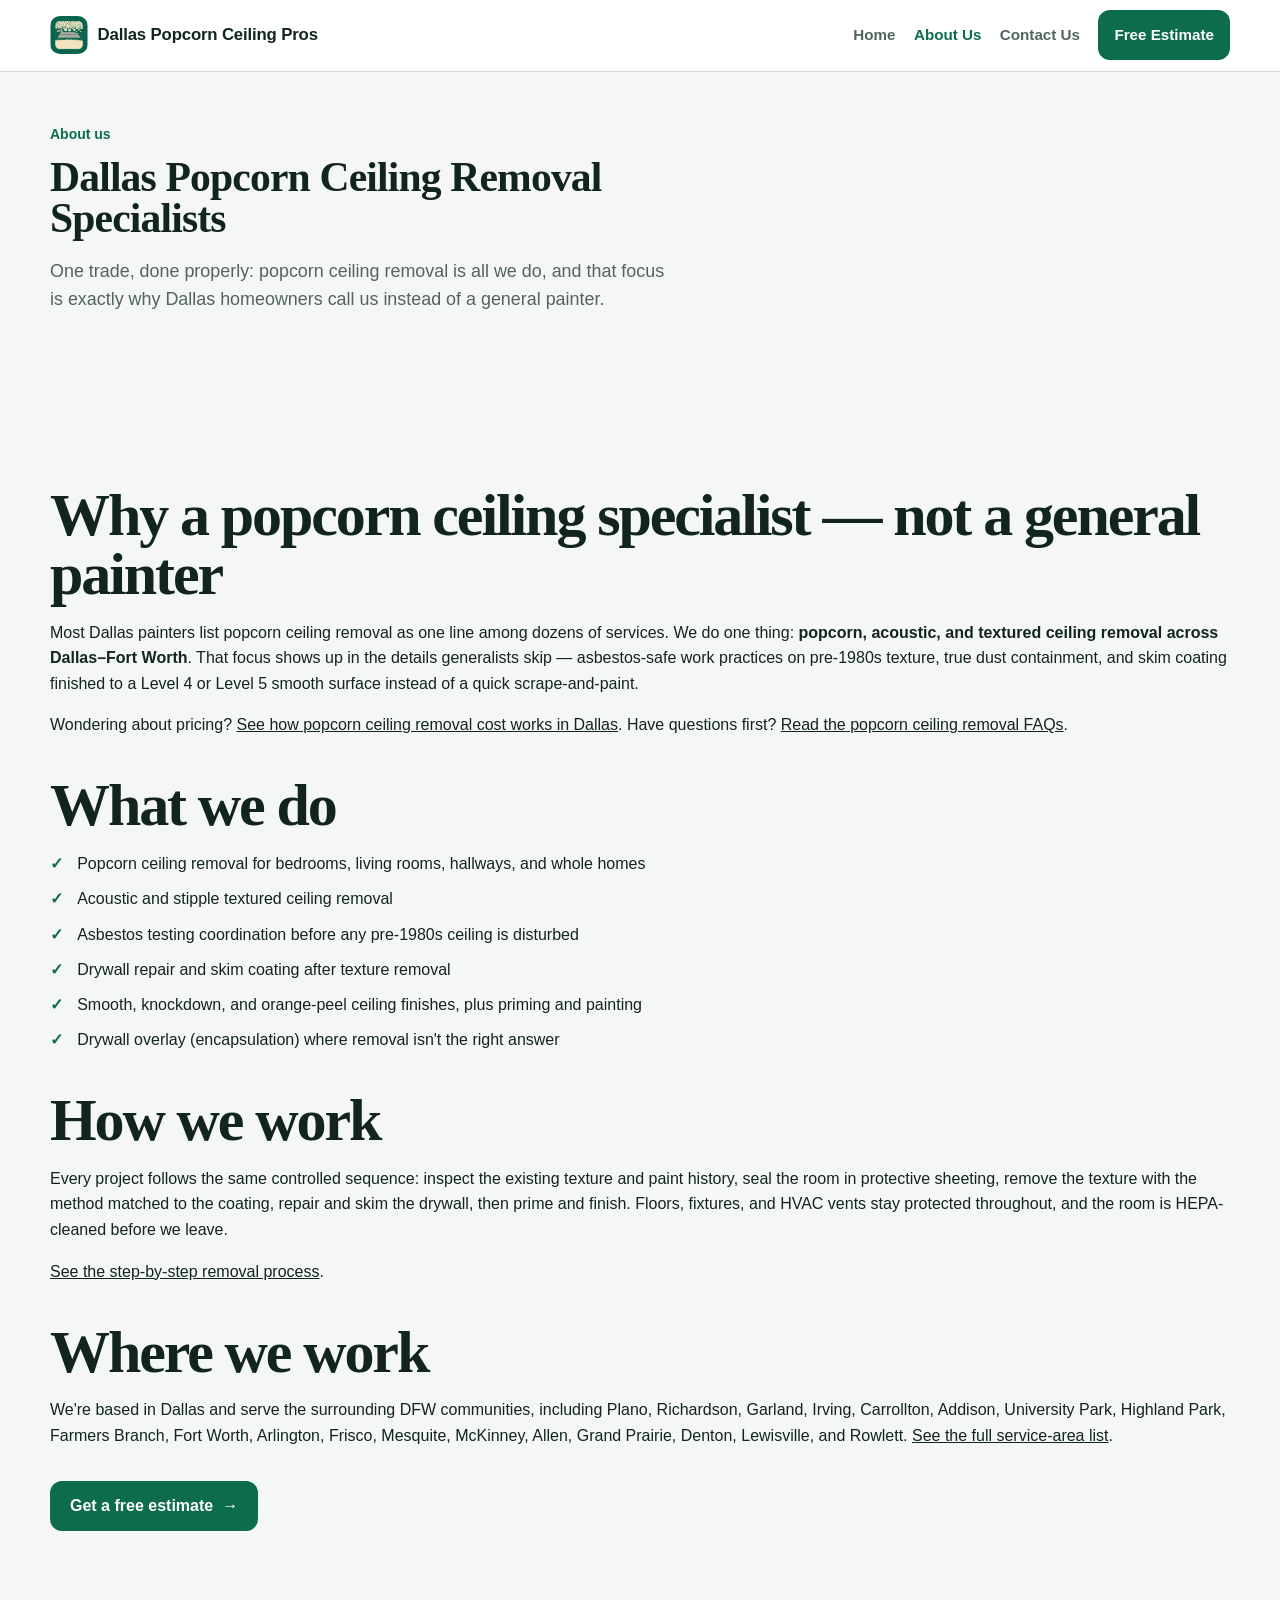
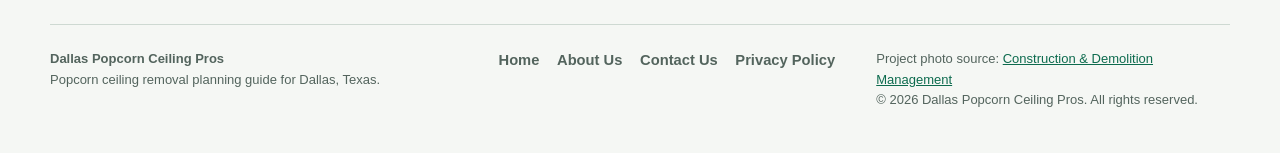
<file: about.html>
<!-- TODO: replace brand name, and add real business details when available -->
<!DOCTYPE html>
<html lang="en">
<head>
<meta charset="UTF-8">
<meta name="viewport" content="width=device-width, initial-scale=1.0">
<title>About Us | Dallas Popcorn Ceiling Removal Specialists</title>
  <link rel="canonical" href="https://muhammadimran13015l.github.io/popcorn-ceiling-removal-dallas/about.html" />
  <meta property="og:type" content="website" />
  <meta property="og:url" content="https://muhammadimran13015l.github.io/popcorn-ceiling-removal-dallas/about.html" />
  <meta property="og:title" content="About Us | Dallas Popcorn Ceiling Pros" />
  <meta property="og:description" content="Specialist popcorn ceiling removal in Dallas–Fort Worth: process, values, and 20-city service area." />
  <meta property="og:image" content="https://muhammadimran13015l.github.io/popcorn-ceiling-removal-dallas/og-image.jpg" />
  <meta property="og:image:width" content="1200" />
  <meta property="og:image:height" content="630" />
  <meta name="twitter:card" content="summary_large_image" />
  <meta name="twitter:image" content="https://muhammadimran13015l.github.io/popcorn-ceiling-removal-dallas/og-image.jpg" />
<meta name="description" content="Meet the Dallas team behind Dallas Popcorn Ceiling Pros — specialists in popcorn, acoustic, and textured ceiling removal serving Dallas–Fort Worth.">
<link rel="stylesheet" href="styles.css">
<link rel="icon" type="image/x-icon" href="favicon.ico">
<link rel="apple-touch-icon" href="apple-touch-icon.png">
</head>
<body>
<a class="skip" href="#main">Skip to content</a>
<nav class="site-nav" aria-label="Main navigation"><div class="wrap nav-inner"><a class="brand" href="index.html"><img src="logo.webp" alt="Dallas Popcorn Ceiling Pros logo" class="brand-logo" width="38" height="38">Dallas Popcorn Ceiling Pros</a><div class="nav-links"><a href="index.html">Home</a><a href="about.html" aria-current="page">About Us</a><a href="contact.html">Contact Us</a><a class="btn btn-primary btn-sm" href="contact.html">Free Estimate</a></div></div></nav>

<main id="main">
<div class="wrap">
<section class="page-hero">
<div class="kicker">About us</div>
<h1>Dallas Popcorn Ceiling Removal Specialists</h1>
<p class="lede">One trade, done properly: popcorn ceiling removal is all we do, and that focus is exactly why Dallas homeowners call us instead of a general painter.</p>
</section>
<section class="page-content">

<h2>Why a popcorn ceiling specialist — not a general painter</h2>
<p>Most Dallas painters list popcorn ceiling removal as one line among dozens of services. We do one thing: <strong>popcorn, acoustic, and textured ceiling removal across Dallas–Fort Worth</strong>. That focus shows up in the details generalists skip — asbestos-safe work practices on pre-1980s texture, true dust containment, and skim coating finished to a Level 4 or Level 5 smooth surface instead of a quick scrape-and-paint.</p>
<p>Wondering about pricing? <a href="index.html#cost">See how popcorn ceiling removal cost works in Dallas</a>. Have questions first? <a href="index.html#faq">Read the popcorn ceiling removal FAQs</a>.</p>
<h2>What we do</h2>
<ul class="tick-list">
<li>Popcorn ceiling removal for bedrooms, living rooms, hallways, and whole homes</li>
<li>Acoustic and stipple textured ceiling removal</li>
<li>Asbestos testing coordination before any pre-1980s ceiling is disturbed</li>
<li>Drywall repair and skim coating after texture removal</li>
<li>Smooth, knockdown, and orange-peel ceiling finishes, plus priming and painting</li>
<li>Drywall overlay (encapsulation) where removal isn't the right answer</li>
</ul>
<h2>How we work</h2>
<p>Every project follows the same controlled sequence: inspect the existing texture and paint history, seal the room in protective sheeting, remove the texture with the method matched to the coating, repair and skim the drywall, then prime and finish. Floors, fixtures, and HVAC vents stay protected throughout, and the room is HEPA-cleaned before we leave.</p> <a href="index.html#process">See the step-by-step removal process</a>.
<h2>Where we work</h2>
<p>We're based in Dallas and serve the surrounding DFW communities, including Plano, Richardson, Garland, Irving, Carrollton, Addison, University Park, Highland Park, Farmers Branch, Fort Worth, Arlington, Frisco, Mesquite, McKinney, Allen, Grand Prairie, Denton, Lewisville, and Rowlett. <a href="index.html#areas">See the full service-area list</a>.</p>
<div class="hero-actions" style="margin-top:2rem"><a class="btn btn-primary" href="contact.html">Get a free estimate <span aria-hidden="true">→</span></a></div>

</section>
</div>
</main>
<footer><div class="wrap footer-grid"><div><strong>Dallas Popcorn Ceiling Pros</strong><br><span>Popcorn ceiling removal planning guide for Dallas, Texas.</span></div><div class="footer-links"><a href="index.html">Home</a><a href="about.html">About Us</a><a href="contact.html">Contact Us</a><a href="privacy.html">Privacy Policy</a></div><div><span>Project photo source: <a href="https://cdmjax.com/services/" target="_blank" rel="noopener noreferrer">Construction &amp; Demolition Management</a></span><br><span>&copy; 2026 Dallas Popcorn Ceiling Pros. All rights reserved.</span></div></div></footer>
</body>
</html>
</file>
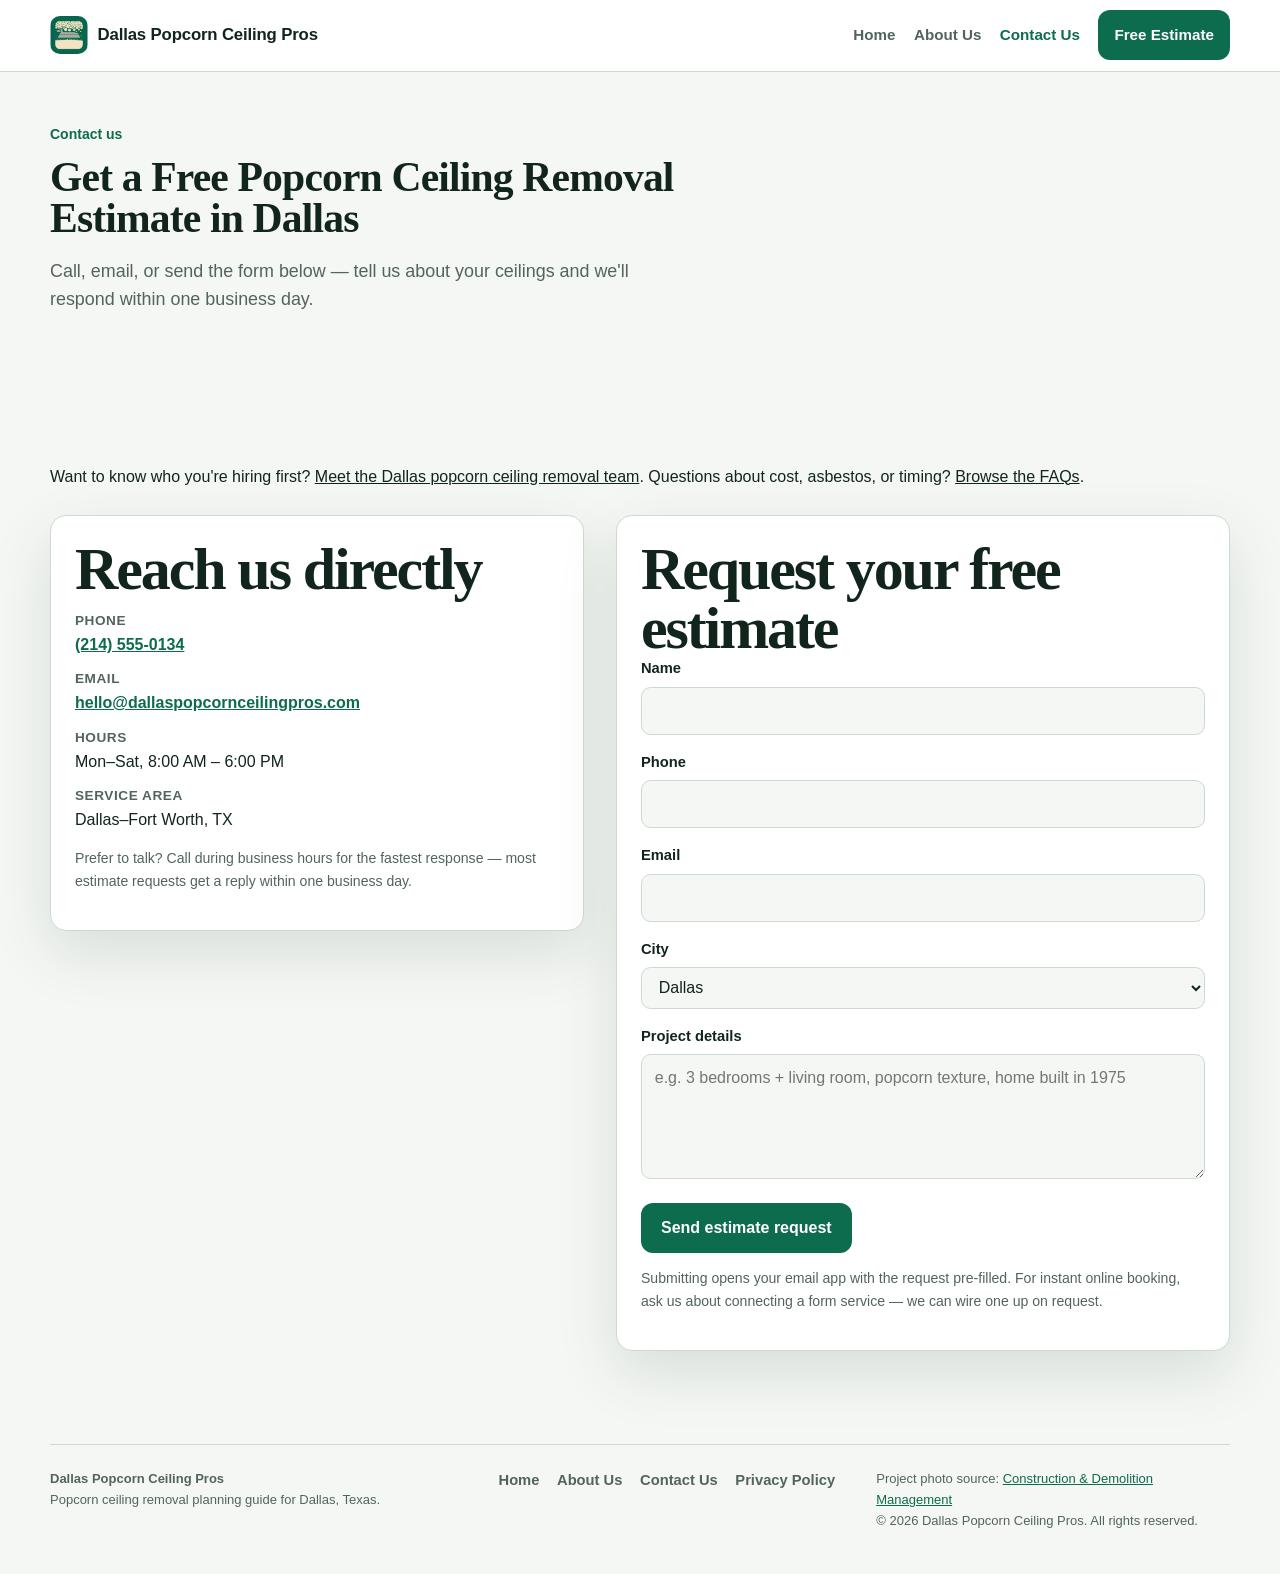
<file: contact.html>
<!-- TODO: replace brand name, phone, and email with real business details -->
<!DOCTYPE html>
<html lang="en">
<head>
<meta charset="UTF-8">
<meta name="viewport" content="width=device-width, initial-scale=1.0">
<title>Free Popcorn Ceiling Removal Estimates | Dallas, TX</title>
  <link rel="canonical" href="https://muhammadimran13015l.github.io/popcorn-ceiling-removal-dallas/contact.html" />
  <meta property="og:type" content="website" />
  <meta property="og:url" content="https://muhammadimran13015l.github.io/popcorn-ceiling-removal-dallas/contact.html" />
  <meta property="og:title" content="Contact Us | Dallas Popcorn Ceiling Pros" />
  <meta property="og:description" content="Request a free popcorn ceiling removal estimate in Dallas, TX. Call, email, or send the estimate form." />
  <meta property="og:image" content="https://muhammadimran13015l.github.io/popcorn-ceiling-removal-dallas/og-image.jpg" />
  <meta property="og:image:width" content="1200" />
  <meta property="og:image:height" content="630" />
  <meta name="twitter:card" content="summary_large_image" />
  <meta name="twitter:image" content="https://muhammadimran13015l.github.io/popcorn-ceiling-removal-dallas/og-image.jpg" />
<meta name="description" content="Contact Dallas Popcorn Ceiling Pros for a free popcorn ceiling removal estimate in Dallas–Fort Worth. Call, email, or send the estimate form.">
<link rel="stylesheet" href="styles.css">
<link rel="icon" type="image/x-icon" href="favicon.ico">
<link rel="apple-touch-icon" href="apple-touch-icon.png">
</head>
<body>
<a class="skip" href="#main">Skip to content</a>
<nav class="site-nav" aria-label="Main navigation"><div class="wrap nav-inner"><a class="brand" href="index.html"><img src="logo.webp" alt="Dallas Popcorn Ceiling Pros logo" class="brand-logo" width="38" height="38">Dallas Popcorn Ceiling Pros</a><div class="nav-links"><a href="index.html">Home</a><a href="about.html">About Us</a><a href="contact.html" aria-current="page">Contact Us</a><a class="btn btn-primary btn-sm" href="contact.html">Free Estimate</a></div></div></nav>

<main id="main">
<div class="wrap">
<section class="page-hero">
<div class="kicker">Contact us</div>
<h1>Get a Free Popcorn Ceiling Removal Estimate in Dallas</h1>
<p class="lede">Call, email, or send the form below — tell us about your ceilings and we'll respond within one business day.</p>
</section>
<section class="page-content">
<p>Want to know who you're hiring first? <a href="about.html">Meet the Dallas popcorn ceiling removal team</a>. Questions about cost, asbestos, or timing? <a href="index.html#faq">Browse the FAQs</a>.</p>

<div class="contact-grid">
<div class="nap-card">
<h2>Reach us directly</h2>
<div class="nap-row"><strong>Phone</strong><!-- TODO: replace with real phone number --><a href="tel:+12145550134">(214) 555-0134</a></div>
<div class="nap-row"><strong>Email</strong><!-- TODO: replace with real email --><a href="mailto:hello@dallaspopcornceilingpros.com">hello@dallaspopcornceilingpros.com</a></div>
<div class="nap-row"><strong>Hours</strong>Mon–Sat, 8:00 AM – 6:00 PM</div>
<div class="nap-row"><strong>Service area</strong>Dallas–Fort Worth, TX</div>
<p class="form-note">Prefer to talk? Call during business hours for the fastest response — most estimate requests get a reply within one business day.</p>
</div>
<div class="form-card">
<h2>Request your free estimate</h2>
<form id="quote-form">
<div class="form-field"><label for="f-name">Name</label><input id="f-name" name="name" required autocomplete="name"></div>
<div class="form-field"><label for="f-phone">Phone</label><input id="f-phone" name="phone" type="tel" required autocomplete="tel"></div>
<div class="form-field"><label for="f-email">Email</label><input id="f-email" name="email" type="email" autocomplete="email"></div>
<div class="form-field"><label for="f-city">City</label><select id="f-city" name="city"><option>Dallas</option>
<option>Plano</option>
<option>Richardson</option>
<option>Garland</option>
<option>Irving</option>
<option>Carrollton</option>
<option>Addison</option>
<option>University Park</option>
<option>Highland Park</option>
<option>Farmers Branch</option>
<option>Fort Worth</option>
<option>Arlington</option>
<option>Frisco</option>
<option>Mesquite</option>
<option>McKinney</option>
<option>Allen</option>
<option>Grand Prairie</option>
<option>Denton</option>
<option>Lewisville</option>
<option>Rowlett</option>
<option>Other / not listed</option></select></div>
<div class="form-field"><label for="f-msg">Project details</label><textarea id="f-msg" name="message" rows="4" placeholder="e.g. 3 bedrooms + living room, popcorn texture, home built in 1975"></textarea></div>
<button class="btn btn-primary" type="submit">Send estimate request</button>
<p class="form-note">Submitting opens your email app with the request pre-filled. For instant online booking, ask us about connecting a form service — we can wire one up on request.</p>
</form>
</div>
</div>
<script>
document.getElementById('quote-form').addEventListener('submit', function(e){
  e.preventDefault();
  var f = e.target;
  var subject = encodeURIComponent('Free estimate request — ' + f.city.value + ', TX');
  var body = encodeURIComponent('Name: ' + f.name.value + '\nPhone: ' + f.phone.value + '\nEmail: ' + f.email.value + '\nCity: ' + f.city.value + '\n\nProject details:\n' + f.message.value);
  window.location.href = 'mailto:hello@dallaspopcornceilingpros.com?subject=' + subject + '&body=' + body;
});
</script>
<script type="application/ld+json">
{"@context":"https://schema.org","@type":"HomeAndConstructionBusiness","name":"Dallas Popcorn Ceiling Pros","telephone":"(214) 555-0134","email":"hello@dallaspopcornceilingpros.com","address":{"@type":"PostalAddress","addressLocality":"Dallas","addressRegion":"TX","addressCountry":"US"},"openingHours":"Mo-Sa 08:00-18:00","priceRange":"$$","areaServed":["Dallas","Plano","Richardson","Garland","Irving","Fort Worth","Arlington","Frisco"]}
</script>

</section>
</div>
</main>
<footer><div class="wrap footer-grid"><div><strong>Dallas Popcorn Ceiling Pros</strong><br><span>Popcorn ceiling removal planning guide for Dallas, Texas.</span></div><div class="footer-links"><a href="index.html">Home</a><a href="about.html">About Us</a><a href="contact.html">Contact Us</a><a href="privacy.html">Privacy Policy</a></div><div><span>Project photo source: <a href="https://cdmjax.com/services/" target="_blank" rel="noopener noreferrer">Construction &amp; Demolition Management</a></span><br><span>&copy; 2026 Dallas Popcorn Ceiling Pros. All rights reserved.</span></div></div></footer>
</body>
</html>
</file>
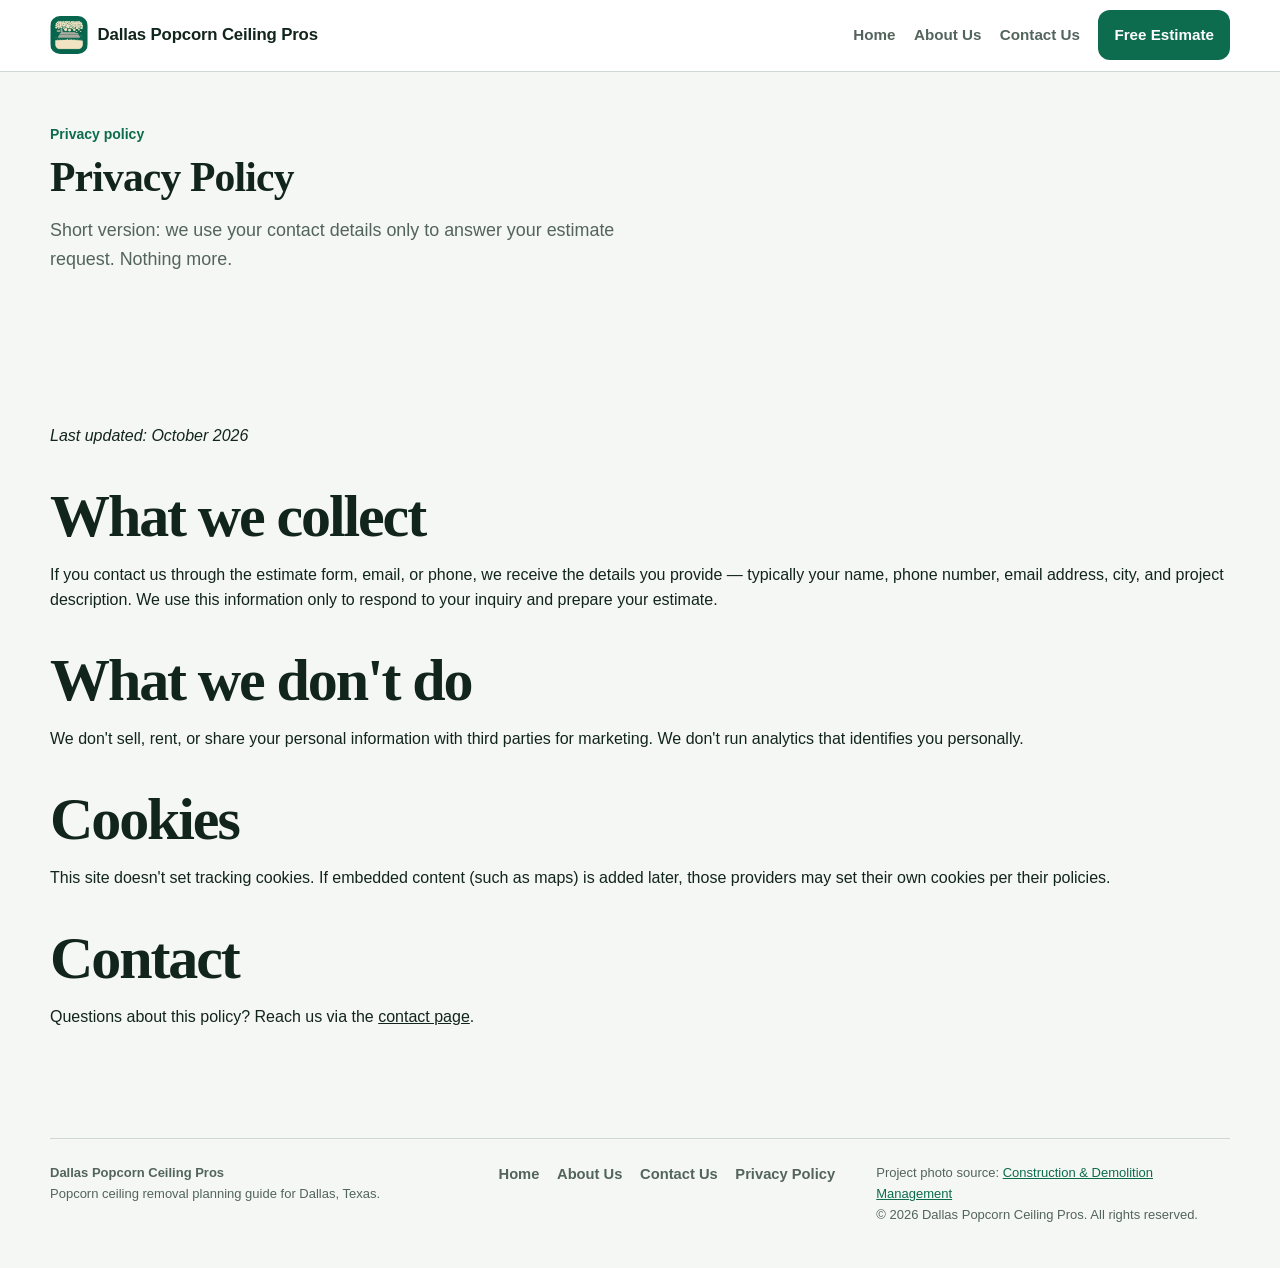
<file: privacy.html>
<!DOCTYPE html>
<html lang="en">
<head>
<meta charset="UTF-8">
<meta name="viewport" content="width=device-width, initial-scale=1.0">
<title>Privacy Policy | Dallas Popcorn Ceiling Pros</title>
  <link rel="canonical" href="https://muhammadimran13015l.github.io/popcorn-ceiling-removal-dallas/privacy.html" />
  <meta property="og:type" content="website" />
  <meta property="og:url" content="https://muhammadimran13015l.github.io/popcorn-ceiling-removal-dallas/privacy.html" />
  <meta property="og:title" content="Privacy Policy | Dallas Popcorn Ceiling Pros" />
  <meta property="og:description" content="How Dallas Popcorn Ceiling Pros handles estimate-form information." />
  <meta property="og:image" content="https://muhammadimran13015l.github.io/popcorn-ceiling-removal-dallas/og-image.jpg" />
  <meta property="og:image:width" content="1200" />
  <meta property="og:image:height" content="630" />
  <meta name="twitter:card" content="summary_large_image" />
  <meta name="twitter:image" content="https://muhammadimran13015l.github.io/popcorn-ceiling-removal-dallas/og-image.jpg" />
<meta name="description" content="Privacy policy for Dallas Popcorn Ceiling Pros — what we collect when you request a popcorn ceiling removal estimate, and what we never do with it.">
<link rel="stylesheet" href="styles.css">
<link rel="icon" type="image/x-icon" href="favicon.ico">
<link rel="apple-touch-icon" href="apple-touch-icon.png">
</head>
<body>
<a class="skip" href="#main">Skip to content</a>
<nav class="site-nav" aria-label="Main navigation"><div class="wrap nav-inner"><a class="brand" href="index.html"><img src="logo.webp" alt="Dallas Popcorn Ceiling Pros logo" class="brand-logo" width="38" height="38">Dallas Popcorn Ceiling Pros</a><div class="nav-links"><a href="index.html">Home</a><a href="about.html">About Us</a><a href="contact.html">Contact Us</a><a class="btn btn-primary btn-sm" href="contact.html">Free Estimate</a></div></div></nav>

<main id="main">
<div class="wrap">
<section class="page-hero">
<div class="kicker">Privacy policy</div>
<h1>Privacy Policy</h1>
<p class="lede">Short version: we use your contact details only to answer your estimate request. Nothing more.</p>
</section>
<section class="page-content">

<p><em>Last updated: October 2026</em></p>
<h2>What we collect</h2>
<p>If you contact us through the estimate form, email, or phone, we receive the details you provide — typically your name, phone number, email address, city, and project description. We use this information only to respond to your inquiry and prepare your estimate.</p>
<h2>What we don't do</h2>
<p>We don't sell, rent, or share your personal information with third parties for marketing. We don't run analytics that identifies you personally.</p>
<h2>Cookies</h2>
<p>This site doesn't set tracking cookies. If embedded content (such as maps) is added later, those providers may set their own cookies per their policies.</p>
<h2>Contact</h2>
<p>Questions about this policy? Reach us via the <a href="contact.html">contact page</a>.</p>

</section>
</div>
</main>
<footer><div class="wrap footer-grid"><div><strong>Dallas Popcorn Ceiling Pros</strong><br><span>Popcorn ceiling removal planning guide for Dallas, Texas.</span></div><div class="footer-links"><a href="index.html">Home</a><a href="about.html">About Us</a><a href="contact.html">Contact Us</a><a href="privacy.html">Privacy Policy</a></div><div><span>Project photo source: <a href="https://cdmjax.com/services/" target="_blank" rel="noopener noreferrer">Construction &amp; Demolition Management</a></span><br><span>&copy; 2026 Dallas Popcorn Ceiling Pros. All rights reserved.</span></div></div></footer>
</body>
</html>
</file>
<file: styles.css>
:root {
      color-scheme: light dark;
      --bg: #f5f7f4;
      --surface: #ffffff;
      --surface-2: #eaf0eb;
      --ink: #12251d;
      --muted: #53645d;
      --line: #ced9d2;
      --brand: #0d6b4e;
      --brand-dark: #074a36;
      --accent: #ecb74f;
      --soft-accent: #fff3d6;
      --danger-soft: #fff0eb;
      --shadow: 0 22px 60px rgba(21, 59, 44, .13);
      --radius-lg: 28px;
      --radius-md: 16px;
      --max: 1180px;
    }
    @media (prefers-color-scheme: dark) {
      :root {
        --bg: #0c1511;
        --surface: #13221b;
        --surface-2: #1b2d25;
        --ink: #edf5f0;
        --muted: #b4c5bc;
        --line: #30463b;
        --brand: #66d0aa;
        --brand-dark: #9ce5ca;
        --accent: #f0c66f;
        --soft-accent: #352b15;
        --danger-soft: #311d18;
        --shadow: 0 26px 70px rgba(0,0,0,.3);
      }
    }
    * { box-sizing: border-box; }
    html { scroll-behavior: smooth; }
    body {
      margin: 0;
      background: var(--bg);
      color: var(--ink);
      font-family: "DM Sans", sans-serif;
      line-height: 1.6;
      overflow-x: hidden;
    }
    a { color: inherit; }
    img { display: block; max-width: 100%; }
    button, input, select { font: inherit; }
    button { cursor: pointer; }
    .wrap { width: min(var(--max), calc(100% - 40px)); margin: auto; }
    .skip { position: fixed; top: -80px; left: 16px; z-index: 100; padding: 10px 14px; background: var(--ink); color: var(--bg); border-radius: 8px; }
    .skip:focus { top: 12px; }
    .utility {
      background: var(--brand-dark);
      color: #fff;
      font-size: 13px;
      letter-spacing: .01em;
    }
    @media (prefers-color-scheme: dark) { .utility { background: #08110d; } }
    .utility .wrap { display: flex; justify-content: center; gap: 26px; padding: 9px 0; flex-wrap: wrap; }
    .utility span { display: inline-flex; align-items: center; gap: 7px; }
    .utility svg { width: 15px; height: 15px; }
    .nav {
      position: sticky; top: 0; z-index: 50;
      background: color-mix(in srgb, var(--bg) 90%, transparent);
      backdrop-filter: blur(14px);
      border-bottom: 1px solid color-mix(in srgb, var(--line) 75%, transparent);
    }
    .nav .wrap { min-height: 66px; display: flex; align-items: center; justify-content: space-between; gap: 24px; }
    .nav-links { display: flex; align-items: center; gap: 24px; }
    .nav a { text-decoration: none; font-size: 14px; font-weight: 600; }
    .nav a:hover { color: var(--brand); }
    .nav-cta { border: 1px solid var(--brand); color: var(--brand); padding: 9px 14px; border-radius: 999px; }
    .hero { padding: 32px 0 80px; }
    .crumbs { font-size: 13px; color: var(--muted); margin-bottom: 22px; }
    .crumbs a { text-decoration: none; }
    .hero-grid { display: grid; grid-template-columns: 1.04fr .96fr; gap: clamp(30px, 5vw, 74px); align-items: center; }
    .eyebrow { display: inline-flex; align-items: center; gap: 9px; color: var(--brand); font-weight: 700; font-size: 14px; margin-bottom: 18px; }
    .eyebrow::before { content: ""; width: 34px; height: 3px; background: var(--accent); border-radius: 3px; }
    h1, h2 { font-family: "Newsreader", serif; line-height: .98; letter-spacing: -.035em; margin: 0; }
    h1 { font-size: clamp(47px, 6.3vw, 82px); max-width: 720px; }
    h1 em { color: var(--brand); font-style: normal; }
    .hero-copy > p { color: var(--muted); font-size: clamp(17px, 2vw, 20px); max-width: 620px; margin: 24px 0 26px; }
    .hero-actions { display: flex; gap: 12px; flex-wrap: wrap; }
    .btn { display: inline-flex; align-items: center; justify-content: center; gap: 9px; min-height: 50px; padding: 0 20px; border: 0; border-radius: 12px; text-decoration: none; font-weight: 700; transition: transform .2s, background .2s; }
    .btn:hover { transform: translateY(-2px); }
    .btn-primary { background: var(--brand); color: #fff; }
    @media (prefers-color-scheme: dark) { .btn-primary { color: #072018; } }
    .btn-secondary { background: var(--surface); border: 1px solid var(--line); color: var(--ink); }
    .hero-points { display: flex; gap: 18px; flex-wrap: wrap; margin-top: 28px; color: var(--muted); font-size: 14px; }
    .hero-points span { display: inline-flex; align-items: center; gap: 8px; }
    .tick { color: var(--brand); font-weight: 900; }
    .hero-visual { position: relative; min-height: 590px; }
    .hero-image { position: absolute; inset: 0 0 40px 0; border-radius: 140px 28px 28px 28px; overflow: hidden; box-shadow: var(--shadow); }
    .hero-image img { width: 100%; height: 100%; object-fit: cover; object-position: 54% center; }
    .hero-image::after { content: ""; position: absolute; inset: 0; background: linear-gradient(180deg, transparent 55%, rgba(5,23,17,.72)); }
    .image-label { position: absolute; left: 26px; bottom: 70px; color: #fff; z-index: 2; max-width: 260px; }
    .image-label strong { display: block; font-family: "Newsreader", serif; font-size: 27px; line-height: 1; }
    .image-label span { font-size: 13px; opacity: .85; }
    .hero-note { position: absolute; z-index: 3; right: -24px; bottom: 0; width: min(330px, 78%); padding: 20px 22px; background: var(--soft-accent); color: var(--ink); border: 1px solid color-mix(in srgb, var(--accent) 55%, var(--line)); border-radius: 8px 8px 28px 8px; box-shadow: var(--shadow); }
    .hero-note strong { display: block; color: var(--brand); }
    .trust-band { margin-top: -28px; position: relative; z-index: 3; }
    .trust-grid { background: var(--surface); border: 1px solid var(--line); display: grid; grid-template-columns: repeat(4, 1fr); box-shadow: var(--shadow); }
    .trust-item { padding: 23px 25px; display: flex; gap: 13px; align-items: center; border-right: 1px solid var(--line); }
    .trust-item:last-child { border-right: 0; }
    .trust-item svg { flex: 0 0 26px; color: var(--brand); }
    .trust-item strong { display: block; font-size: 14px; }
    .trust-item small { display: block; color: var(--muted); line-height: 1.35; }
    section { padding: 90px 0; }
    .section-head { display: grid; grid-template-columns: .85fr 1.15fr; gap: 60px; align-items: end; margin-bottom: 48px; }
    h2 { font-size: clamp(38px, 5vw, 60px); }
    .section-head p { color: var(--muted); font-size: 18px; margin: 0; max-width: 620px; }
    .kicker { color: var(--brand); font-weight: 700; font-size: 14px; margin-bottom: 12px; }
    .services { background: var(--surface); }
    .service-grid { display: grid; grid-template-columns: repeat(3, 1fr); border-top: 1px solid var(--line); border-left: 1px solid var(--line); }
    .service { min-height: 290px; padding: 32px; border-right: 1px solid var(--line); border-bottom: 1px solid var(--line); background: var(--surface); }
    .service-index { color: var(--brand); font: 600 17px "Newsreader", serif; }
    .service h3 { font-size: 22px; line-height: 1.2; margin: 52px 0 12px; }
    .service p { color: var(--muted); margin: 0; font-size: 15px; }
    .service.featured { background: var(--brand-dark); color: #fff; }
    .service.featured p, .service.featured .service-index { color: rgba(255,255,255,.75); }
    .process-layout { display: grid; grid-template-columns: .8fr 1.2fr; gap: clamp(42px, 7vw, 90px); align-items: start; }
    .process-intro { position: sticky; top: 105px; }
    .process-intro p { color: var(--muted); margin: 20px 0 0; }
    .steps { counter-reset: step; }
    .step { counter-increment: step; display: grid; grid-template-columns: 68px 1fr; gap: 18px; padding: 28px 0; border-top: 1px solid var(--line); }
    .step:last-child { border-bottom: 1px solid var(--line); }
    .step::before { content: "0" counter(step); width: 52px; height: 52px; display: grid; place-items: center; border: 1px solid var(--brand); border-radius: 50%; color: var(--brand); font-weight: 700; }
    .step h3 { margin: 2px 0 8px; font-size: 20px; }
    .step p { margin: 0; color: var(--muted); }
    .warning { margin-top: 28px; padding: 18px 20px; background: var(--danger-soft); border: 1px solid color-mix(in srgb, #d96c44 32%, var(--line)); border-radius: 8px; }
    .warning strong { display: block; margin-bottom: 4px; }
    .cost { background: var(--brand-dark); color: #fff; }
    .cost .section-head p, .cost .kicker { color: rgba(255,255,255,.72); }
    .cost h2 { color: #fff; }
    .cost-grid { display: grid; grid-template-columns: 1.05fr .95fr; gap: 28px; align-items: stretch; }
    .cost-card, .planner { background: #fff; color: #13251e; }
    @media (prefers-color-scheme: dark) { .cost-card, .planner { background: #172920; color: #edf5f0; } }
    .cost-card { padding: 36px; border-radius: 8px 34px 8px 8px; }
    .cost-card h3, .planner h3 { margin: 0 0 12px; font-size: 24px; }
    .factor { display: grid; grid-template-columns: 34px 1fr; gap: 12px; padding: 18px 0; border-top: 1px solid var(--line); }
    .factor:first-of-type { margin-top: 22px; }
    .factor b { color: var(--brand); }
    .factor p { margin: 2px 0 0; color: var(--muted); font-size: 14px; }
    .planner { padding: 36px; border-radius: 8px 8px 34px 8px; }
    .planner > p { color: var(--muted); margin: 0 0 24px; }
    .field { margin-bottom: 16px; }
    .field label { display: block; font-size: 13px; font-weight: 700; margin-bottom: 6px; }
    .field input, .field select { width: 100%; min-height: 48px; border: 1px solid var(--line); border-radius: 8px; padding: 10px 12px; background: var(--bg); color: var(--ink); }
    .result { margin-top: 18px; padding: 17px; background: var(--soft-accent); border-radius: 8px; min-height: 76px; font-size: 14px; }
    .planner-actions { display: flex; gap: 10px; margin-top: 14px; flex-wrap: wrap; }
    .planner-actions .btn { min-height: 42px; padding: 0 15px; }
    .compare-grid { display: grid; grid-template-columns: 1fr 1fr; gap: 2px; background: var(--line); border: 1px solid var(--line); }
    .finish { background: var(--surface); padding: 36px; min-height: 330px; }
    .finish-number { width: 42px; height: 42px; display: grid; place-items: center; background: var(--surface-2); color: var(--brand); border-radius: 50%; font-weight: 700; }
    .finish h3 { margin: 50px 0 10px; font-size: 25px; }
    .finish p { color: var(--muted); }
    .finish ul { padding-left: 18px; color: var(--muted); }
    .area-band { padding: 0; }
    .area-panel { display: grid; grid-template-columns: .9fr 1.1fr; background: var(--surface-2); }
    .area-copy { padding: clamp(34px, 6vw, 72px); }
    .area-copy h2 { font-size: clamp(38px, 5vw, 58px); }
    .area-copy p { color: var(--muted); }
    .area-list { padding: clamp(34px, 6vw, 72px); background: var(--brand); color: #fff; display: grid; grid-template-columns: 1fr 1fr; gap: 0; }
    .area-list span { padding: 13px 0; border-bottom: 1px solid rgba(255,255,255,.24); font-weight: 600; }
    .area-list span:nth-child(odd) { margin-right: 28px; }
    .faq-list { max-width: 900px; margin: auto; border-top: 1px solid var(--line); }
    details { border-bottom: 1px solid var(--line); }
    summary { list-style: none; cursor: pointer; padding: 24px 54px 24px 0; position: relative; font-size: 19px; font-weight: 700; }
    summary::-webkit-details-marker { display: none; }
    summary::after { content: "+"; position: absolute; right: 8px; top: 17px; font-size: 29px; color: var(--brand); font-weight: 400; }
    details[open] summary::after { content: "−"; }
    details p { color: var(--muted); margin: -7px 60px 24px 0; }
    .cta { padding-top: 30px; }
    .cta-panel { background: var(--surface); border: 1px solid var(--line); padding: clamp(34px, 7vw, 80px); text-align: center; position: relative; overflow: hidden; }
    .cta-panel::before { content: ""; position: absolute; width: 180px; height: 180px; border: 36px solid var(--soft-accent); border-radius: 50%; left: -90px; top: -100px; }
    .cta-panel h2 { max-width: 800px; margin: auto; }
    .cta-panel p { color: var(--muted); max-width: 650px; margin: 20px auto 26px; }
    footer { padding: 42px 0; color: var(--muted); font-size: 13px; }
    .footer-grid { display: flex; justify-content: space-between; gap: 24px; border-top: 1px solid var(--line); padding-top: 24px; flex-wrap: wrap; }
    footer a { color: var(--brand); }
    .toast { position: fixed; z-index: 100; left: 50%; bottom: 20px; transform: translate(-50%, 120px); opacity: 0; background: var(--ink); color: var(--bg); padding: 12px 18px; border-radius: 999px; transition: .25s; font-weight: 700; font-size: 14px; }
    .toast.show { transform: translate(-50%, 0); opacity: 1; }
    @media (max-width: 900px) {
      .nav-links a:not(.nav-cta) { display: none; }
      .hero-grid, .section-head, .process-layout, .cost-grid, .area-panel { grid-template-columns: 1fr; }
      .hero-visual { min-height: 520px; margin-top: 15px; }
      .hero-note { right: -8px; }
      .trust-grid { grid-template-columns: 1fr 1fr; }
      .trust-item:nth-child(2) { border-right: 0; }
      .trust-item:nth-child(-n+2) { border-bottom: 1px solid var(--line); }
      .service-grid { grid-template-columns: 1fr 1fr; }
      .process-intro { position: static; }
      .section-head { gap: 18px; }
      .area-list { min-height: 390px; }
    }
    @media (max-width: 620px) {
      .wrap { width: min(100% - 28px, var(--max)); }
      .utility .wrap { gap: 12px; justify-content: space-between; }
      .utility span:last-child { display: none; }
      .nav .wrap { min-height: 58px; }
      .nav-links { margin-left: auto; }
      .nav-cta { padding: 7px 11px; }
      .hero { padding-top: 20px; padding-bottom: 62px; }
      h1 { font-size: 49px; }
      .hero-visual { min-height: 450px; }
      .hero-image { border-radius: 86px 18px 18px 18px; right: 0; bottom: 55px; }
      .image-label { bottom: 88px; left: 18px; }
      .hero-note { bottom: 4px; padding: 15px 16px; }
      .hero-points { gap: 8px 14px; }
      .trust-band { margin-top: -18px; }
      .trust-grid { grid-template-columns: 1fr; }
      .trust-item { border-right: 0; border-bottom: 1px solid var(--line); }
      .trust-item:last-child { border-bottom: 0; }
      section { padding: 66px 0; }
      .service-grid, .compare-grid { grid-template-columns: 1fr; }
      .service { min-height: 235px; padding: 26px; }
      .service h3 { margin-top: 30px; }
      .step { grid-template-columns: 52px 1fr; gap: 13px; }
      .step::before { width: 43px; height: 43px; }
      .cost-card, .planner { padding: 25px; }
      .area-list { grid-template-columns: 1fr; min-height: 0; }
      .area-list span:nth-child(odd) { margin-right: 0; }
      .finish { min-height: auto; padding: 26px; }
      .finish h3 { margin-top: 28px; }
      .cta-panel { text-align: left; }
    }
    @media (prefers-reduced-motion: reduce) {
      html { scroll-behavior: auto; }
      *, *::before, *::after { transition: none !important; }
    }
  
/* ---- site nav + inner pages ---- */
.site-nav{position:sticky;top:0;z-index:60;background:rgba(255,255,255,.97);backdrop-filter:blur(8px);border-bottom:1px solid var(--line)}
.nav-inner{display:flex;align-items:center;justify-content:space-between;gap:1rem;padding:.65rem 0}
.brand{font-weight:800;text-decoration:none;color:var(--ink);font-size:1.05rem;letter-spacing:-.01em}
.brand:hover{color:var(--brand)}
.nav-links{display:flex;gap:1.15rem;align-items:center}
.nav-links a{text-decoration:none;color:var(--muted);font-weight:600;font-size:.95rem}
.nav-links a:hover{color:var(--brand)}
.nav-links a[aria-current="page"]{color:var(--brand)}
.btn-sm{padding:.5rem 1rem;font-size:.88rem}
.page-hero{padding:3.2rem 0 1.6rem}
.page-hero h1{font-size:clamp(1.9rem,4.5vw,2.6rem);margin:.5rem 0 .9rem;letter-spacing:-.02em}
.page-hero p.lede{font-size:1.12rem;color:var(--muted);max-width:62ch}
.page-content{padding-bottom:3.2rem}
.page-content h2{margin-top:2.4rem}
.page-content ul.tick-list{list-style:none;padding:0;margin:1rem 0;display:grid;gap:.6rem}
.page-content ul.tick-list li{padding-left:1.7rem;position:relative}
.page-content ul.tick-list li::before{content:"\2713";position:absolute;left:0;color:var(--brand);font-weight:800}
.contact-grid{display:grid;grid-template-columns:1fr 1.15fr;gap:2rem;align-items:start;margin-top:1.6rem}
.nap-card{background:var(--surface);border:1px solid var(--line);border-radius:var(--radius-md);padding:1.5rem;box-shadow:var(--shadow)}
.nap-card h2{margin-top:0}
.nap-row{margin:.7rem 0}
.nap-row strong{display:block;font-size:.85rem;color:var(--muted);text-transform:uppercase;letter-spacing:.04em}
.nap-card a{color:var(--brand);font-weight:700}
.form-card{background:var(--surface);border:1px solid var(--line);border-radius:var(--radius-md);padding:1.5rem;box-shadow:var(--shadow)}
.form-card h2{margin-top:0}
.form-field{margin-bottom:1rem}
.form-field label{display:block;font-weight:600;margin-bottom:.35rem;font-size:.92rem}
.form-field input,.form-field select,.form-field textarea{width:100%;padding:.65rem .8rem;border:1px solid var(--line);border-radius:.6rem;font:inherit;background:var(--bg);color:var(--ink);box-sizing:border-box}
.form-note{font-size:.88rem;color:var(--muted);margin-top:.9rem}
.footer-grid{display:grid;grid-template-columns:1.2fr 1fr 1fr;gap:1.5rem;align-items:start}
.footer-links{display:flex;gap:.4rem 1.1rem;flex-wrap:wrap}
.footer-links a{color:var(--muted);text-decoration:none;font-weight:600;font-size:.92rem}
.footer-links a:hover{color:var(--brand)}
@media(max-width:820px){.contact-grid{grid-template-columns:1fr}.footer-grid{grid-template-columns:1fr}.nav-links{gap:.7rem}.nav-links a:not(.btn){font-size:.85rem}}
/* fix: keep nav CTA button text white (nav link color + dark-mode rules were overriding it) */
.nav-links a.btn-primary{color:#fff}

/* brand logo in nav */
.brand{display:inline-flex;align-items:center;gap:.6rem}
.brand-logo{width:38px;height:38px;border-radius:10px;flex:none}
</file>
